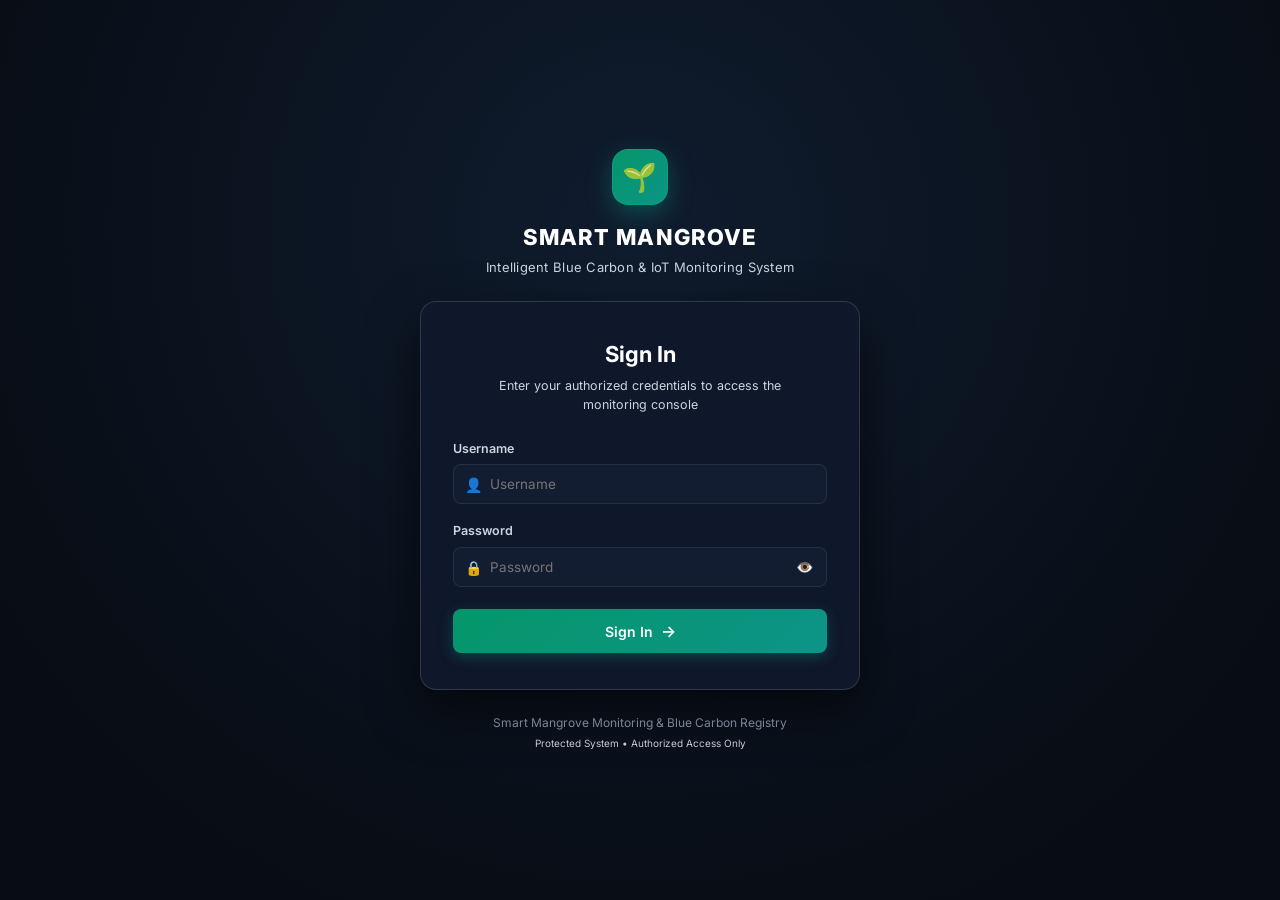
<file: Frontend/login.html>
<!DOCTYPE html>
<html lang="en">

<head>
  <meta charset="UTF-8">
  <meta name="viewport" content="width=device-width, initial-scale=1.0">
  <title>Smart Mangrove — Secure Sign In</title>
  <link rel="stylesheet" href="style.css">

  <script>
    // If user already has an active session, open the dashboard directly
    if (localStorage.getItem("mangrove_session") === "true") {
      window.location.replace("index.html");
    }
  </script>
</head>

<body class="login-body">

  <div class="login-wrapper">

    <!-- Brand Header -->
    <div class="login-brand-section">
      <div class="login-logo-circle">
        <span class="login-logo-icon">🌱</span>
      </div>
      <h1 class="login-brand-heading">SMART MANGROVE</h1>
      <p class="login-brand-subheading">Intelligent Blue Carbon &amp; IoT Monitoring System</p>
    </div>

    <!-- Login Card -->
    <div class="login-card">

      <div class="login-card-header">
        <h2>Sign In</h2>
        <p>Enter your authorized credentials to access the monitoring console</p>
      </div>

      <!-- Login Form -->
      <form id="loginForm" class="login-form" novalidate autocomplete="off">

        <!-- Username -->
        <div class="form-group">
          <label for="username">Username</label>
          <div class="input-container">
            <span class="input-icon">👤</span>
            <input
              type="text"
              id="username"
              name="username"
              placeholder="Username"
              autocomplete="off"
              required
            >
          </div>
        </div>

        <!-- Password -->
        <div class="form-group">
          <label for="password">Password</label>
          <div class="input-container">
            <span class="input-icon">🔒</span>
            <input
              type="password"
              id="password"
              name="password"
              placeholder="Password"
              autocomplete="current-password"
              required
            >
            <button
              type="button"
              id="togglePassword"
              class="password-toggle-btn"
              title="Toggle password visibility"
              aria-label="Toggle password visibility"
            >
              👁️
            </button>
          </div>
        </div>

        <!-- Error Message (Hidden by default) -->
        <div id="loginError" class="login-error-card" style="display: none;" role="alert">
          <span class="error-icon">⚠️</span>
          <span id="errorMessage">Invalid username or password</span>
        </div>

        <!-- Submit Button -->
        <button type="submit" id="loginBtn" class="login-submit-btn">
          <span>Sign In</span>
          <span class="btn-arrow">→</span>
        </button>

      </form>

    </div>

    <!-- Secure Footer -->
    <footer class="login-footer">
      <p>Smart Mangrove Monitoring &amp; Blue Carbon Registry</p>
      <small>Protected System • Authorized Access Only</small>
    </footer>

  </div>

  <!-- Login Logic -->
  <script>
    const loginForm = document.getElementById("loginForm");
    const usernameInput = document.getElementById("username");
    const passwordInput = document.getElementById("password");
    const errorBox = document.getElementById("loginError");
    const togglePasswordBtn = document.getElementById("togglePassword");

    // Hide error when user modifies inputs
    usernameInput.addEventListener("input", function () {
      errorBox.style.display = "none";
    });

    passwordInput.addEventListener("input", function () {
      errorBox.style.display = "none";
    });

    // Toggle Password Visibility
    togglePasswordBtn.addEventListener("click", function () {
      const isPassword = passwordInput.type === "password";
      passwordInput.type = isPassword ? "text" : "password";
      togglePasswordBtn.textContent = isPassword ? "🙈" : "👁️";
      togglePasswordBtn.title = isPassword ? "Hide password" : "Show password";
    });

    // Form Submission & Credentials Verification
    loginForm.addEventListener("submit", function (e) {
      e.preventDefault();

      const username = usernameInput.value.trim();
      const password = passwordInput.value;

      // Case-sensitive credential verification: Blue Guard / BG6511
      if (username === "Blue Guard" && password === "BG6511") {
        errorBox.style.display = "none";
        localStorage.setItem("mangrove_session", "true");
        localStorage.setItem("mangrove_user", "Blue Guard");
        window.location.replace("index.html");
      } else {
        errorBox.style.display = "flex";
        passwordInput.value = "";
        passwordInput.focus();
      }
    });
  </script>

</body>

</html>
</file>
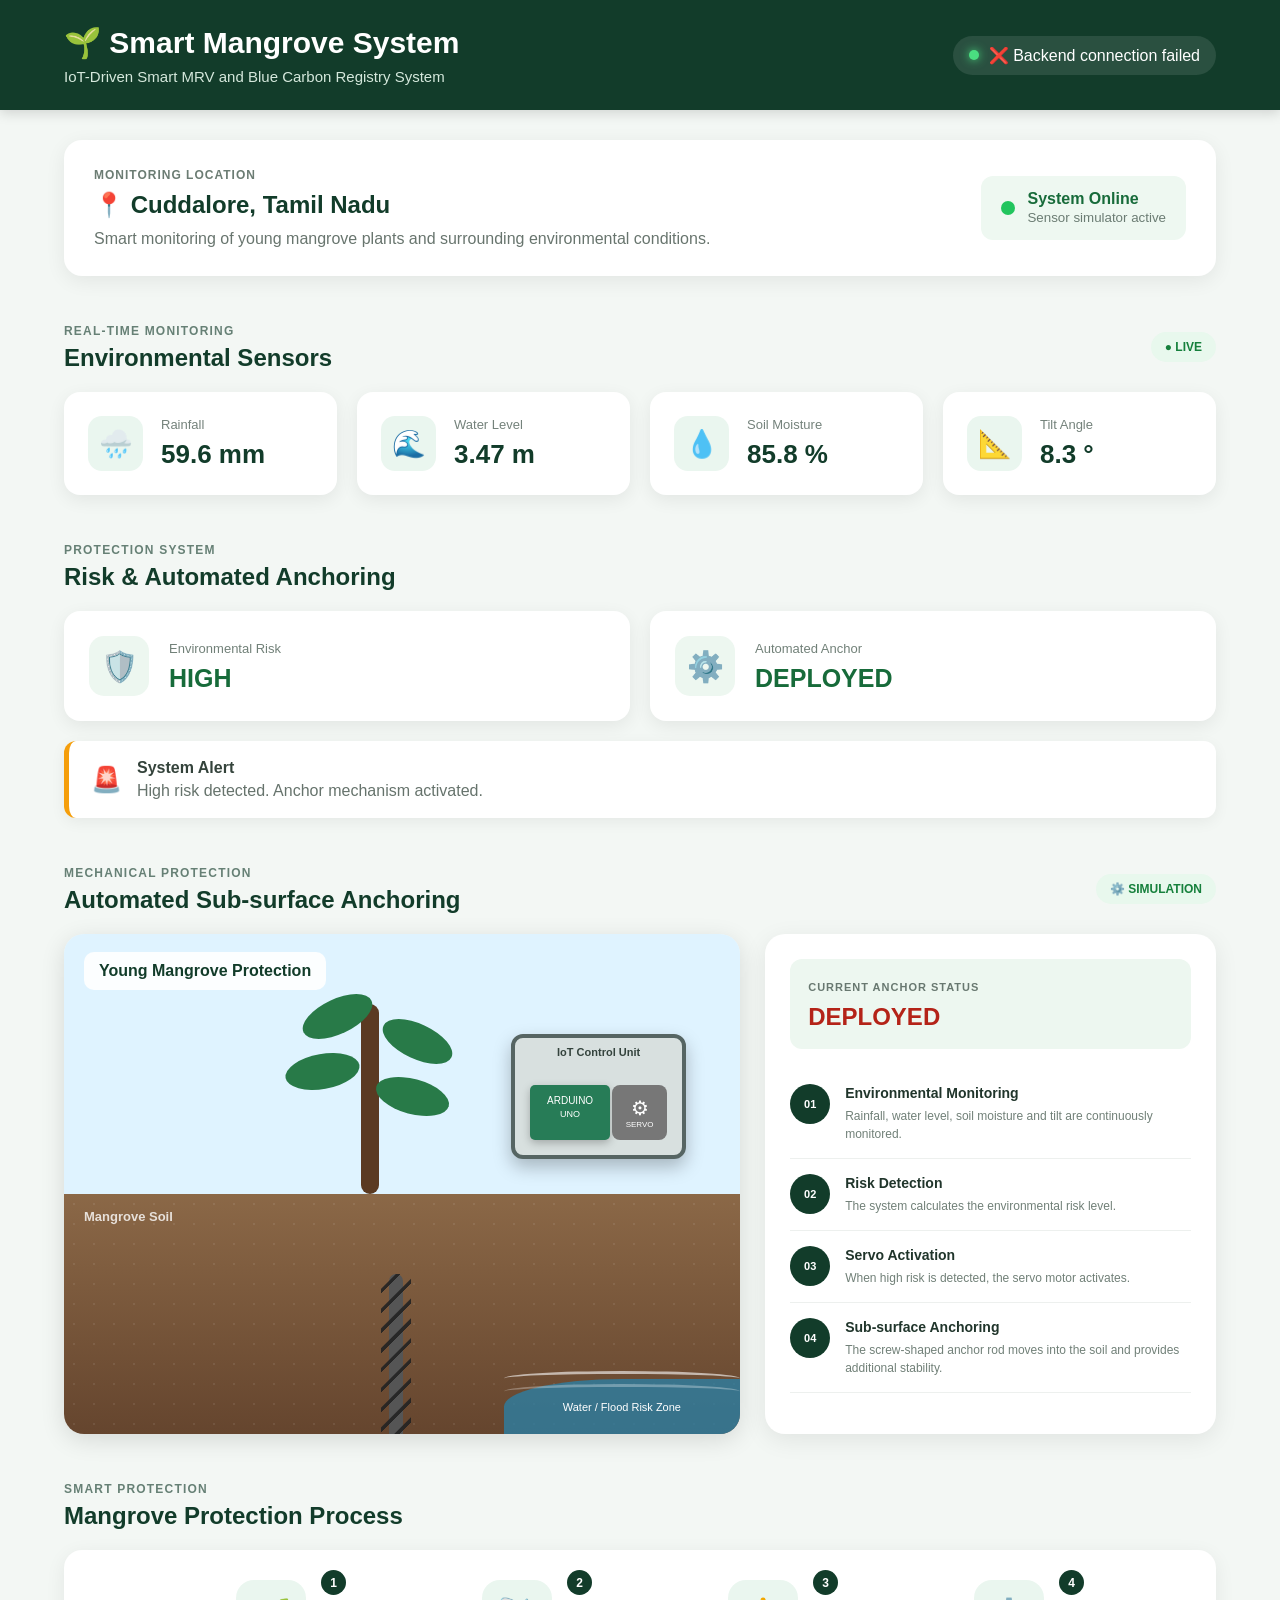
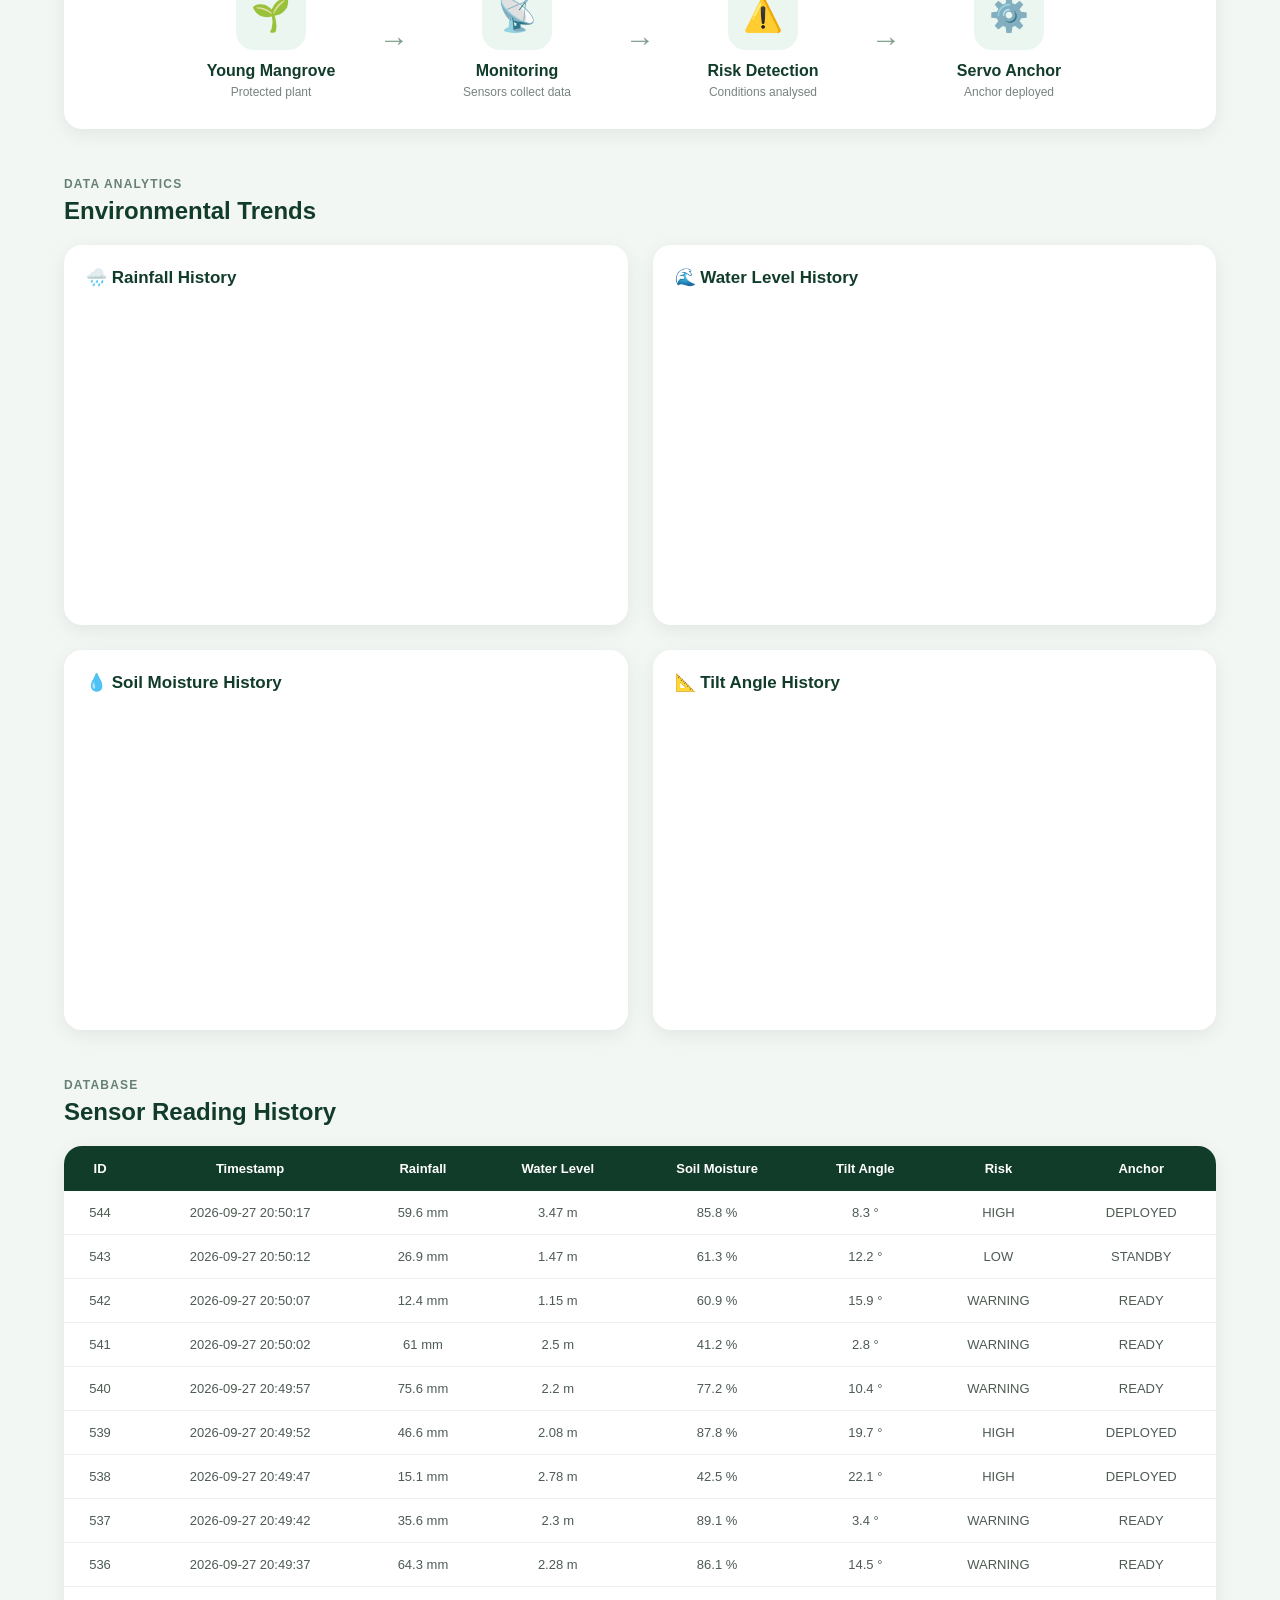
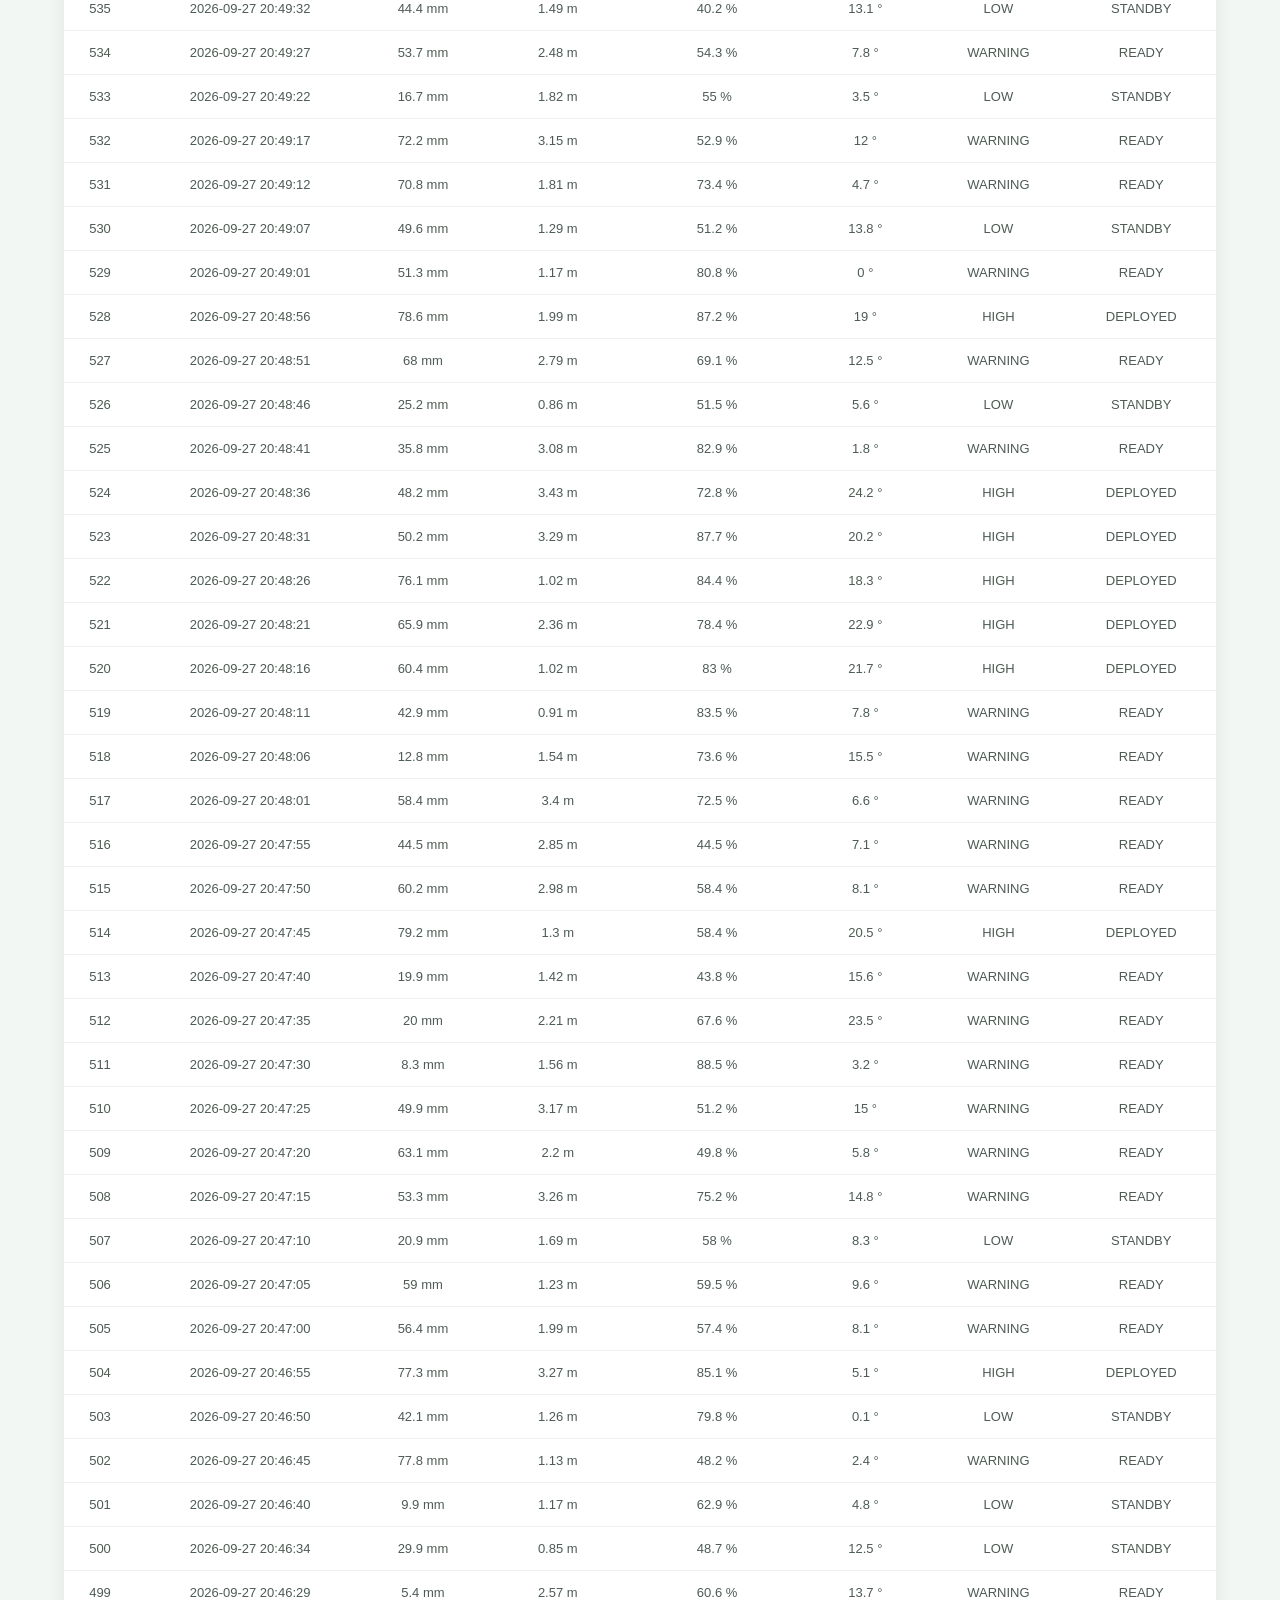
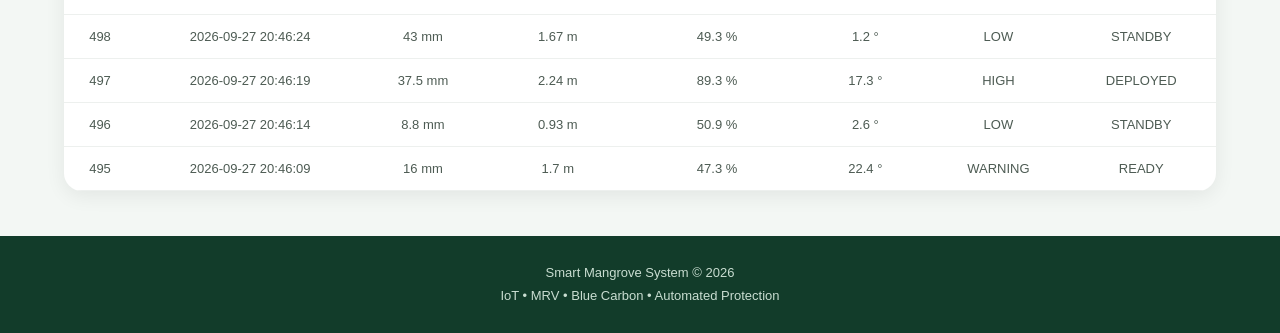
<file: Frontend/Smart Mangrove System.htm>
<!DOCTYPE html>
<html lang="en"><head>
<meta http-equiv="content-type" content="text/html; charset=UTF-8">

  <meta charset="UTF-8">

  <meta name="viewport" content="width=device-width, initial-scale=1.0">

  <title>Smart Mangrove System</title>

  <link rel="stylesheet" href="Smart%20Mangrove%20System_files/style_ovHn.css">

  <!-- Chart.js -->
  <script src="Smart%20Mangrove%20System_files/chart_ovHn.js"></script>

</head>


<body>


  <!-- =====================================
     HEADER
====================================== -->

  <header class="main-header">

    <div class="header-content">

      <div>

        <h1>🌱 Smart Mangrove System</h1>

        <p>
          IoT-Driven Smart MRV and Blue Carbon
          Registry System
        </p>

      </div>


      <div class="online-status">

        <span class="status-dot"></span>

        <span id="connectionStatus">✅ Backend and sensor simulator connected</span>

      </div>

    </div>

  </header>



  <!-- =====================================
     MAIN
====================================== -->

  <main>


    <!-- =====================================
     LOCATION
====================================== -->

    <section>

      <div class="overview-card">

        <div>

          <span class="small-title">
            MONITORING LOCATION
          </span>

          <h2>
            📍 Cuddalore, Tamil Nadu
          </h2>

          <p>
            Smart monitoring of young mangrove
            plants and surrounding environmental
            conditions.
          </p>

        </div>


        <div class="system-online">

          <span class="large-status-dot"></span>

          <div>

            <strong>
              System Online
            </strong>

            <small>
              Sensor simulator active
            </small>

          </div>

        </div>

      </div>

    </section>



    <!-- =====================================
     LIVE SENSOR MONITORING
====================================== -->

    <section>

      <div class="section-title">

        <div>

          <span>
            REAL-TIME MONITORING
          </span>

          <h2>
            Environmental Sensors
          </h2>

        </div>


        <span class="live-badge">
          ● LIVE
        </span>

      </div>


      <div class="sensor-grid">


        <div class="sensor-card">

          <div class="sensor-icon">
            🌧️
          </div>

          <div>

            <span>
              Rainfall
            </span>

            <h3 id="rainfall">59.6 mm</h3>

          </div>

        </div>



        <div class="sensor-card">

          <div class="sensor-icon">
            🌊
          </div>

          <div>

            <span>
              Water Level
            </span>

            <h3 id="waterLevel">3.47 m</h3>

          </div>

        </div>



        <div class="sensor-card">

          <div class="sensor-icon">
            💧
          </div>

          <div>

            <span>
              Soil Moisture
            </span>

            <h3 id="soilMoisture">85.8 %</h3>

          </div>

        </div>



        <div class="sensor-card">

          <div class="sensor-icon">
            📐
          </div>

          <div>

            <span>
              Tilt Angle
            </span>

            <h3 id="tiltAngle">8.3 °</h3>

          </div>

        </div>

      </div>

    </section>



    <!-- =====================================
     RISK & PROTECTION
====================================== -->

    <section>

      <div class="section-title">

        <div>

          <span>
            PROTECTION SYSTEM
          </span>

          <h2>
            Risk &amp; Automated Anchoring
          </h2>

        </div>

      </div>


      <div class="protection-grid">


        <div class="protection-card">

          <div class="protection-icon">
            🛡️
          </div>

          <div>

            <span>
              Environmental Risk
            </span>

            <h2 id="riskLevel">HIGH</h2>

          </div>

        </div>



        <div class="protection-card">

          <div class="protection-icon">
            ⚙️
          </div>

          <div>

            <span>
              Automated Anchor
            </span>

            <h2 id="anchorStatus">DEPLOYED</h2>

          </div>

        </div>

      </div>


      <div class="alert-panel">

        <span class="alert-icon">
          🚨
        </span>

        <div>

          <strong>
            System Alert
          </strong>

          <p id="alertMessage">High risk detected. Anchor mechanism activated.</p>

        </div>

      </div>

    </section>



    <!-- =====================================
     ANCHOR SIMULATION
====================================== -->

    <section>

      <div class="section-title">

        <div>

          <span>
            MECHANICAL PROTECTION
          </span>

          <h2>
            Automated Sub-surface Anchoring
          </h2>

        </div>


        <span class="live-badge">
          ⚙️ SIMULATION
        </span>

      </div>



      <div class="anchor-system">


        <!-- =================================
             VISUAL SCENE
        ================================== -->

        <div class="anchor-visual">

          <div class="scene-title">
            Young Mangrove Protection
          </div>


          <!-- AIR -->

          <div class="air-area">


            <!-- MANGROVE -->

            <div class="mangrove">

              <div class="plant-stem"></div>

              <div class="leaf leaf-1"></div>

              <div class="leaf leaf-2"></div>

              <div class="leaf leaf-3"></div>

              <div class="leaf leaf-4"></div>

            </div>



            <!-- CONTROL ENCLOSURE -->

            <div class="enclosure">

              <div class="enclosure-label">
                IoT Control Unit
              </div>


              <div class="arduino-board">

                <span>
                  ARDUINO
                </span>

                <small>
                  UNO
                </small>

              </div>


              <div class="servo">

                <span>
                  ⚙
                </span>

                <small>
                  SERVO
                </small>

              </div>

            </div>

          </div>



          <!-- SOIL -->

          <div class="soil-area">

            <div class="soil-label">
              Mangrove Soil
            </div>


            <div id="anchorRod" class="anchor-rod deployed">

              <div class="anchor-thread"></div>

            </div>


            <div class="anchor-tip"></div>

          </div>



          <!-- WATER -->

          <div class="water-area">

            <div class="water-wave wave-1"></div>

            <div class="water-wave wave-2"></div>

            <span>
              Water / Flood Risk Zone
            </span>

          </div>

        </div>



        <!-- =================================
             INFORMATION
        ================================== -->

        <div class="anchor-info">


          <div class="anchor-status-box">

            <span>
              CURRENT ANCHOR STATUS
            </span>

            <h2 id="anchorSimulationStatus" style="color: rgb(180, 35, 24);">DEPLOYED</h2>

          </div>



          <div class="mechanism-step">

            <div class="mechanism-number">
              01
            </div>

            <div>

              <strong>
                Environmental Monitoring
              </strong>

              <p>
                Rainfall, water level,
                soil moisture and tilt
                are continuously monitored.
              </p>

            </div>

          </div>



          <div class="mechanism-step">

            <div class="mechanism-number">
              02
            </div>

            <div>

              <strong>
                Risk Detection
              </strong>

              <p>
                The system calculates the
                environmental risk level.
              </p>

            </div>

          </div>



          <div class="mechanism-step">

            <div class="mechanism-number">
              03
            </div>

            <div>

              <strong>
                Servo Activation
              </strong>

              <p>
                When high risk is detected,
                the servo motor activates.
              </p>

            </div>

          </div>



          <div class="mechanism-step">

            <div class="mechanism-number">
              04
            </div>

            <div>

              <strong>
                Sub-surface Anchoring
              </strong>

              <p>
                The screw-shaped anchor rod
                moves into the soil and
                provides additional stability.
              </p>

            </div>

          </div>


        </div>

      </div>

    </section>



    <!-- =====================================
     PROTECTION PROCESS
====================================== -->

    <section>

      <div class="section-title">

        <div>

          <span>
            SMART PROTECTION
          </span>

          <h2>
            Mangrove Protection Process
          </h2>

        </div>

      </div>


      <div class="process-container">


        <div class="process-step">

          <div class="process-number">
            1
          </div>

          <div class="process-icon">
            🌱
          </div>

          <h3>
            Young Mangrove
          </h3>

          <p>
            Protected plant
          </p>

        </div>


        <div class="process-arrow">
          →
        </div>


        <div class="process-step">

          <div class="process-number">
            2
          </div>

          <div class="process-icon">
            📡
          </div>

          <h3>
            Monitoring
          </h3>

          <p>
            Sensors collect data
          </p>

        </div>


        <div class="process-arrow">
          →
        </div>


        <div class="process-step">

          <div class="process-number">
            3
          </div>

          <div class="process-icon">
            ⚠️
          </div>

          <h3>
            Risk Detection
          </h3>

          <p>
            Conditions analysed
          </p>

        </div>


        <div class="process-arrow">
          →
        </div>


        <div class="process-step">

          <div class="process-number">
            4
          </div>

          <div class="process-icon">
            ⚙️
          </div>

          <h3>
            Servo Anchor
          </h3>

          <p>
            Anchor deployed
          </p>

        </div>

      </div>

    </section>



    <!-- =====================================
     ENVIRONMENTAL CHARTS
====================================== -->

    <section>

      <div class="section-title">

        <div>

          <span>
            DATA ANALYTICS
          </span>

          <h2>
            Environmental Trends
          </h2>

        </div>

      </div>


      <div class="chart-grid">


        <div class="chart-card">

          <h3>
            🌧️ Rainfall History
          </h3>

          <div class="chart-container">

            <canvas id="rainfallChart" style="box-sizing: border-box; display: block; height: 300px; width: 558.2px;" width="558" height="300"></canvas>

          </div>

        </div>



        <div class="chart-card">

          <h3>
            🌊 Water Level History
          </h3>

          <div class="chart-container">

            <canvas id="waterChart" style="box-sizing: border-box; display: block; height: 300px; width: 558.2px;" width="558" height="300"></canvas>

          </div>

        </div>



        <div class="chart-card">

          <h3>
            💧 Soil Moisture History
          </h3>

          <div class="chart-container">

            <canvas id="soilChart" style="box-sizing: border-box; display: block; height: 300px; width: 558.2px;" width="558" height="300"></canvas>

          </div>

        </div>



        <div class="chart-card">

          <h3>
            📐 Tilt Angle History
          </h3>

          <div class="chart-container">

            <canvas id="tiltChart" style="box-sizing: border-box; display: block; height: 300px; width: 558.2px;" width="558" height="300"></canvas>

          </div>

        </div>

      </div>

    </section>



    <!-- =====================================
     SENSOR HISTORY
====================================== -->

    <section>

      <div class="section-title">

        <div>

          <span>
            DATABASE
          </span>

          <h2>
            Sensor Reading History
          </h2>

        </div>

      </div>


      <div class="table-container">

        <table>

          <thead>

            <tr>

              <th>ID</th>

              <th>Timestamp</th>

              <th>Rainfall</th>

              <th>Water Level</th>

              <th>Soil Moisture</th>

              <th>Tilt Angle</th>

              <th>Risk</th>

              <th>Anchor</th>

            </tr>

          </thead>


          <tbody id="historyTable"><tr>

                <td>
                    544
                </td>

                <td>
                    2026-09-27 20:50:17
                </td>

                <td>
                    59.6 mm
                </td>

                <td>
                    3.47 m
                </td>

                <td>
                    85.8 %
                </td>

                <td>
                    8.3 °
                </td>

                <td>
                    HIGH
                </td>

                <td>
                    DEPLOYED
                </td>

            </tr><tr>

                <td>
                    543
                </td>

                <td>
                    2026-09-27 20:50:12
                </td>

                <td>
                    26.9 mm
                </td>

                <td>
                    1.47 m
                </td>

                <td>
                    61.3 %
                </td>

                <td>
                    12.2 °
                </td>

                <td>
                    LOW
                </td>

                <td>
                    STANDBY
                </td>

            </tr><tr>

                <td>
                    542
                </td>

                <td>
                    2026-09-27 20:50:07
                </td>

                <td>
                    12.4 mm
                </td>

                <td>
                    1.15 m
                </td>

                <td>
                    60.9 %
                </td>

                <td>
                    15.9 °
                </td>

                <td>
                    WARNING
                </td>

                <td>
                    READY
                </td>

            </tr><tr>

                <td>
                    541
                </td>

                <td>
                    2026-09-27 20:50:02
                </td>

                <td>
                    61 mm
                </td>

                <td>
                    2.5 m
                </td>

                <td>
                    41.2 %
                </td>

                <td>
                    2.8 °
                </td>

                <td>
                    WARNING
                </td>

                <td>
                    READY
                </td>

            </tr><tr>

                <td>
                    540
                </td>

                <td>
                    2026-09-27 20:49:57
                </td>

                <td>
                    75.6 mm
                </td>

                <td>
                    2.2 m
                </td>

                <td>
                    77.2 %
                </td>

                <td>
                    10.4 °
                </td>

                <td>
                    WARNING
                </td>

                <td>
                    READY
                </td>

            </tr><tr>

                <td>
                    539
                </td>

                <td>
                    2026-09-27 20:49:52
                </td>

                <td>
                    46.6 mm
                </td>

                <td>
                    2.08 m
                </td>

                <td>
                    87.8 %
                </td>

                <td>
                    19.7 °
                </td>

                <td>
                    HIGH
                </td>

                <td>
                    DEPLOYED
                </td>

            </tr><tr>

                <td>
                    538
                </td>

                <td>
                    2026-09-27 20:49:47
                </td>

                <td>
                    15.1 mm
                </td>

                <td>
                    2.78 m
                </td>

                <td>
                    42.5 %
                </td>

                <td>
                    22.1 °
                </td>

                <td>
                    HIGH
                </td>

                <td>
                    DEPLOYED
                </td>

            </tr><tr>

                <td>
                    537
                </td>

                <td>
                    2026-09-27 20:49:42
                </td>

                <td>
                    35.6 mm
                </td>

                <td>
                    2.3 m
                </td>

                <td>
                    89.1 %
                </td>

                <td>
                    3.4 °
                </td>

                <td>
                    WARNING
                </td>

                <td>
                    READY
                </td>

            </tr><tr>

                <td>
                    536
                </td>

                <td>
                    2026-09-27 20:49:37
                </td>

                <td>
                    64.3 mm
                </td>

                <td>
                    2.28 m
                </td>

                <td>
                    86.1 %
                </td>

                <td>
                    14.5 °
                </td>

                <td>
                    WARNING
                </td>

                <td>
                    READY
                </td>

            </tr><tr>

                <td>
                    535
                </td>

                <td>
                    2026-09-27 20:49:32
                </td>

                <td>
                    44.4 mm
                </td>

                <td>
                    1.49 m
                </td>

                <td>
                    40.2 %
                </td>

                <td>
                    13.1 °
                </td>

                <td>
                    LOW
                </td>

                <td>
                    STANDBY
                </td>

            </tr><tr>

                <td>
                    534
                </td>

                <td>
                    2026-09-27 20:49:27
                </td>

                <td>
                    53.7 mm
                </td>

                <td>
                    2.48 m
                </td>

                <td>
                    54.3 %
                </td>

                <td>
                    7.8 °
                </td>

                <td>
                    WARNING
                </td>

                <td>
                    READY
                </td>

            </tr><tr>

                <td>
                    533
                </td>

                <td>
                    2026-09-27 20:49:22
                </td>

                <td>
                    16.7 mm
                </td>

                <td>
                    1.82 m
                </td>

                <td>
                    55 %
                </td>

                <td>
                    3.5 °
                </td>

                <td>
                    LOW
                </td>

                <td>
                    STANDBY
                </td>

            </tr><tr>

                <td>
                    532
                </td>

                <td>
                    2026-09-27 20:49:17
                </td>

                <td>
                    72.2 mm
                </td>

                <td>
                    3.15 m
                </td>

                <td>
                    52.9 %
                </td>

                <td>
                    12 °
                </td>

                <td>
                    WARNING
                </td>

                <td>
                    READY
                </td>

            </tr><tr>

                <td>
                    531
                </td>

                <td>
                    2026-09-27 20:49:12
                </td>

                <td>
                    70.8 mm
                </td>

                <td>
                    1.81 m
                </td>

                <td>
                    73.4 %
                </td>

                <td>
                    4.7 °
                </td>

                <td>
                    WARNING
                </td>

                <td>
                    READY
                </td>

            </tr><tr>

                <td>
                    530
                </td>

                <td>
                    2026-09-27 20:49:07
                </td>

                <td>
                    49.6 mm
                </td>

                <td>
                    1.29 m
                </td>

                <td>
                    51.2 %
                </td>

                <td>
                    13.8 °
                </td>

                <td>
                    LOW
                </td>

                <td>
                    STANDBY
                </td>

            </tr><tr>

                <td>
                    529
                </td>

                <td>
                    2026-09-27 20:49:01
                </td>

                <td>
                    51.3 mm
                </td>

                <td>
                    1.17 m
                </td>

                <td>
                    80.8 %
                </td>

                <td>
                    0 °
                </td>

                <td>
                    WARNING
                </td>

                <td>
                    READY
                </td>

            </tr><tr>

                <td>
                    528
                </td>

                <td>
                    2026-09-27 20:48:56
                </td>

                <td>
                    78.6 mm
                </td>

                <td>
                    1.99 m
                </td>

                <td>
                    87.2 %
                </td>

                <td>
                    19 °
                </td>

                <td>
                    HIGH
                </td>

                <td>
                    DEPLOYED
                </td>

            </tr><tr>

                <td>
                    527
                </td>

                <td>
                    2026-09-27 20:48:51
                </td>

                <td>
                    68 mm
                </td>

                <td>
                    2.79 m
                </td>

                <td>
                    69.1 %
                </td>

                <td>
                    12.5 °
                </td>

                <td>
                    WARNING
                </td>

                <td>
                    READY
                </td>

            </tr><tr>

                <td>
                    526
                </td>

                <td>
                    2026-09-27 20:48:46
                </td>

                <td>
                    25.2 mm
                </td>

                <td>
                    0.86 m
                </td>

                <td>
                    51.5 %
                </td>

                <td>
                    5.6 °
                </td>

                <td>
                    LOW
                </td>

                <td>
                    STANDBY
                </td>

            </tr><tr>

                <td>
                    525
                </td>

                <td>
                    2026-09-27 20:48:41
                </td>

                <td>
                    35.8 mm
                </td>

                <td>
                    3.08 m
                </td>

                <td>
                    82.9 %
                </td>

                <td>
                    1.8 °
                </td>

                <td>
                    WARNING
                </td>

                <td>
                    READY
                </td>

            </tr><tr>

                <td>
                    524
                </td>

                <td>
                    2026-09-27 20:48:36
                </td>

                <td>
                    48.2 mm
                </td>

                <td>
                    3.43 m
                </td>

                <td>
                    72.8 %
                </td>

                <td>
                    24.2 °
                </td>

                <td>
                    HIGH
                </td>

                <td>
                    DEPLOYED
                </td>

            </tr><tr>

                <td>
                    523
                </td>

                <td>
                    2026-09-27 20:48:31
                </td>

                <td>
                    50.2 mm
                </td>

                <td>
                    3.29 m
                </td>

                <td>
                    87.7 %
                </td>

                <td>
                    20.2 °
                </td>

                <td>
                    HIGH
                </td>

                <td>
                    DEPLOYED
                </td>

            </tr><tr>

                <td>
                    522
                </td>

                <td>
                    2026-09-27 20:48:26
                </td>

                <td>
                    76.1 mm
                </td>

                <td>
                    1.02 m
                </td>

                <td>
                    84.4 %
                </td>

                <td>
                    18.3 °
                </td>

                <td>
                    HIGH
                </td>

                <td>
                    DEPLOYED
                </td>

            </tr><tr>

                <td>
                    521
                </td>

                <td>
                    2026-09-27 20:48:21
                </td>

                <td>
                    65.9 mm
                </td>

                <td>
                    2.36 m
                </td>

                <td>
                    78.4 %
                </td>

                <td>
                    22.9 °
                </td>

                <td>
                    HIGH
                </td>

                <td>
                    DEPLOYED
                </td>

            </tr><tr>

                <td>
                    520
                </td>

                <td>
                    2026-09-27 20:48:16
                </td>

                <td>
                    60.4 mm
                </td>

                <td>
                    1.02 m
                </td>

                <td>
                    83 %
                </td>

                <td>
                    21.7 °
                </td>

                <td>
                    HIGH
                </td>

                <td>
                    DEPLOYED
                </td>

            </tr><tr>

                <td>
                    519
                </td>

                <td>
                    2026-09-27 20:48:11
                </td>

                <td>
                    42.9 mm
                </td>

                <td>
                    0.91 m
                </td>

                <td>
                    83.5 %
                </td>

                <td>
                    7.8 °
                </td>

                <td>
                    WARNING
                </td>

                <td>
                    READY
                </td>

            </tr><tr>

                <td>
                    518
                </td>

                <td>
                    2026-09-27 20:48:06
                </td>

                <td>
                    12.8 mm
                </td>

                <td>
                    1.54 m
                </td>

                <td>
                    73.6 %
                </td>

                <td>
                    15.5 °
                </td>

                <td>
                    WARNING
                </td>

                <td>
                    READY
                </td>

            </tr><tr>

                <td>
                    517
                </td>

                <td>
                    2026-09-27 20:48:01
                </td>

                <td>
                    58.4 mm
                </td>

                <td>
                    3.4 m
                </td>

                <td>
                    72.5 %
                </td>

                <td>
                    6.6 °
                </td>

                <td>
                    WARNING
                </td>

                <td>
                    READY
                </td>

            </tr><tr>

                <td>
                    516
                </td>

                <td>
                    2026-09-27 20:47:55
                </td>

                <td>
                    44.5 mm
                </td>

                <td>
                    2.85 m
                </td>

                <td>
                    44.5 %
                </td>

                <td>
                    7.1 °
                </td>

                <td>
                    WARNING
                </td>

                <td>
                    READY
                </td>

            </tr><tr>

                <td>
                    515
                </td>

                <td>
                    2026-09-27 20:47:50
                </td>

                <td>
                    60.2 mm
                </td>

                <td>
                    2.98 m
                </td>

                <td>
                    58.4 %
                </td>

                <td>
                    8.1 °
                </td>

                <td>
                    WARNING
                </td>

                <td>
                    READY
                </td>

            </tr><tr>

                <td>
                    514
                </td>

                <td>
                    2026-09-27 20:47:45
                </td>

                <td>
                    79.2 mm
                </td>

                <td>
                    1.3 m
                </td>

                <td>
                    58.4 %
                </td>

                <td>
                    20.5 °
                </td>

                <td>
                    HIGH
                </td>

                <td>
                    DEPLOYED
                </td>

            </tr><tr>

                <td>
                    513
                </td>

                <td>
                    2026-09-27 20:47:40
                </td>

                <td>
                    19.9 mm
                </td>

                <td>
                    1.42 m
                </td>

                <td>
                    43.8 %
                </td>

                <td>
                    15.6 °
                </td>

                <td>
                    WARNING
                </td>

                <td>
                    READY
                </td>

            </tr><tr>

                <td>
                    512
                </td>

                <td>
                    2026-09-27 20:47:35
                </td>

                <td>
                    20 mm
                </td>

                <td>
                    2.21 m
                </td>

                <td>
                    67.6 %
                </td>

                <td>
                    23.5 °
                </td>

                <td>
                    WARNING
                </td>

                <td>
                    READY
                </td>

            </tr><tr>

                <td>
                    511
                </td>

                <td>
                    2026-09-27 20:47:30
                </td>

                <td>
                    8.3 mm
                </td>

                <td>
                    1.56 m
                </td>

                <td>
                    88.5 %
                </td>

                <td>
                    3.2 °
                </td>

                <td>
                    WARNING
                </td>

                <td>
                    READY
                </td>

            </tr><tr>

                <td>
                    510
                </td>

                <td>
                    2026-09-27 20:47:25
                </td>

                <td>
                    49.9 mm
                </td>

                <td>
                    3.17 m
                </td>

                <td>
                    51.2 %
                </td>

                <td>
                    15 °
                </td>

                <td>
                    WARNING
                </td>

                <td>
                    READY
                </td>

            </tr><tr>

                <td>
                    509
                </td>

                <td>
                    2026-09-27 20:47:20
                </td>

                <td>
                    63.1 mm
                </td>

                <td>
                    2.2 m
                </td>

                <td>
                    49.8 %
                </td>

                <td>
                    5.8 °
                </td>

                <td>
                    WARNING
                </td>

                <td>
                    READY
                </td>

            </tr><tr>

                <td>
                    508
                </td>

                <td>
                    2026-09-27 20:47:15
                </td>

                <td>
                    53.3 mm
                </td>

                <td>
                    3.26 m
                </td>

                <td>
                    75.2 %
                </td>

                <td>
                    14.8 °
                </td>

                <td>
                    WARNING
                </td>

                <td>
                    READY
                </td>

            </tr><tr>

                <td>
                    507
                </td>

                <td>
                    2026-09-27 20:47:10
                </td>

                <td>
                    20.9 mm
                </td>

                <td>
                    1.69 m
                </td>

                <td>
                    58 %
                </td>

                <td>
                    8.3 °
                </td>

                <td>
                    LOW
                </td>

                <td>
                    STANDBY
                </td>

            </tr><tr>

                <td>
                    506
                </td>

                <td>
                    2026-09-27 20:47:05
                </td>

                <td>
                    59 mm
                </td>

                <td>
                    1.23 m
                </td>

                <td>
                    59.5 %
                </td>

                <td>
                    9.6 °
                </td>

                <td>
                    WARNING
                </td>

                <td>
                    READY
                </td>

            </tr><tr>

                <td>
                    505
                </td>

                <td>
                    2026-09-27 20:47:00
                </td>

                <td>
                    56.4 mm
                </td>

                <td>
                    1.99 m
                </td>

                <td>
                    57.4 %
                </td>

                <td>
                    8.1 °
                </td>

                <td>
                    WARNING
                </td>

                <td>
                    READY
                </td>

            </tr><tr>

                <td>
                    504
                </td>

                <td>
                    2026-09-27 20:46:55
                </td>

                <td>
                    77.3 mm
                </td>

                <td>
                    3.27 m
                </td>

                <td>
                    85.1 %
                </td>

                <td>
                    5.1 °
                </td>

                <td>
                    HIGH
                </td>

                <td>
                    DEPLOYED
                </td>

            </tr><tr>

                <td>
                    503
                </td>

                <td>
                    2026-09-27 20:46:50
                </td>

                <td>
                    42.1 mm
                </td>

                <td>
                    1.26 m
                </td>

                <td>
                    79.8 %
                </td>

                <td>
                    0.1 °
                </td>

                <td>
                    LOW
                </td>

                <td>
                    STANDBY
                </td>

            </tr><tr>

                <td>
                    502
                </td>

                <td>
                    2026-09-27 20:46:45
                </td>

                <td>
                    77.8 mm
                </td>

                <td>
                    1.13 m
                </td>

                <td>
                    48.2 %
                </td>

                <td>
                    2.4 °
                </td>

                <td>
                    WARNING
                </td>

                <td>
                    READY
                </td>

            </tr><tr>

                <td>
                    501
                </td>

                <td>
                    2026-09-27 20:46:40
                </td>

                <td>
                    9.9 mm
                </td>

                <td>
                    1.17 m
                </td>

                <td>
                    62.9 %
                </td>

                <td>
                    4.8 °
                </td>

                <td>
                    LOW
                </td>

                <td>
                    STANDBY
                </td>

            </tr><tr>

                <td>
                    500
                </td>

                <td>
                    2026-09-27 20:46:34
                </td>

                <td>
                    29.9 mm
                </td>

                <td>
                    0.85 m
                </td>

                <td>
                    48.7 %
                </td>

                <td>
                    12.5 °
                </td>

                <td>
                    LOW
                </td>

                <td>
                    STANDBY
                </td>

            </tr><tr>

                <td>
                    499
                </td>

                <td>
                    2026-09-27 20:46:29
                </td>

                <td>
                    5.4 mm
                </td>

                <td>
                    2.57 m
                </td>

                <td>
                    60.6 %
                </td>

                <td>
                    13.7 °
                </td>

                <td>
                    WARNING
                </td>

                <td>
                    READY
                </td>

            </tr><tr>

                <td>
                    498
                </td>

                <td>
                    2026-09-27 20:46:24
                </td>

                <td>
                    43 mm
                </td>

                <td>
                    1.67 m
                </td>

                <td>
                    49.3 %
                </td>

                <td>
                    1.2 °
                </td>

                <td>
                    LOW
                </td>

                <td>
                    STANDBY
                </td>

            </tr><tr>

                <td>
                    497
                </td>

                <td>
                    2026-09-27 20:46:19
                </td>

                <td>
                    37.5 mm
                </td>

                <td>
                    2.24 m
                </td>

                <td>
                    89.3 %
                </td>

                <td>
                    17.3 °
                </td>

                <td>
                    HIGH
                </td>

                <td>
                    DEPLOYED
                </td>

            </tr><tr>

                <td>
                    496
                </td>

                <td>
                    2026-09-27 20:46:14
                </td>

                <td>
                    8.8 mm
                </td>

                <td>
                    0.93 m
                </td>

                <td>
                    50.9 %
                </td>

                <td>
                    2.6 °
                </td>

                <td>
                    LOW
                </td>

                <td>
                    STANDBY
                </td>

            </tr><tr>

                <td>
                    495
                </td>

                <td>
                    2026-09-27 20:46:09
                </td>

                <td>
                    16 mm
                </td>

                <td>
                    1.7 m
                </td>

                <td>
                    47.3 %
                </td>

                <td>
                    22.4 °
                </td>

                <td>
                    WARNING
                </td>

                <td>
                    READY
                </td>

            </tr></tbody>

        </table>

      </div>

    </section>


  </main>



  <!-- =====================================
     FOOTER
====================================== -->

  <footer>

    <p>
      Smart Mangrove System © 2026
    </p>

    <p>
      IoT • MRV • Blue Carbon • Automated Protection
    </p>

  </footer>



  <!-- JavaScript -->
  <script src="Smart%20Mangrove%20System_files/script_ovHn.js"></script>



</body></html>
</file>
<file: Frontend/style.css>
/* ====================================================
   SMART MANGROVE SYSTEM — ENTERPRISE NATURE & TECH STYLING
   High-Precision Environmental IoT & Blue Carbon MRV Platform
   Visual Language: Deep Navy, Dark Forest Glass, Emerald & Ocean Teal
   ==================================================== */

@import url('https://fonts.googleapis.com/css2?family=Inter:wght@300;400;500;600;700;800&family=JetBrains+Mono:wght@400;500;600;700&display=swap');

:root {
  /* Core Dark Navy & Forest Palette */
  --bg-app: #080c14;
  --bg-sidebar: #060a12;
  --bg-header: #0b1120;
  --bg-surface: #0f172a;
  --bg-surface-elevated: #131d31;
  --bg-surface-translucent: rgba(15, 23, 42, 0.85);
  --bg-surface-hover: #17233b;
  --bg-surface-muted: #1e293b;

  /* Borders & Dividers */
  --border-subtle: rgba(255, 255, 255, 0.08);
  --border-medium: rgba(255, 255, 255, 0.14);
  --border-focus: rgba(16, 185, 129, 0.45);
  --border-accent: rgba(16, 185, 129, 0.3);

  /* Typography - High Contrast Dark Theme */
  --text-primary: #f8fafc;
  --text-secondary: #cbd5e1;  /* Enhanced crisp contrast for descriptions & body */
  --text-muted: #94a3b8;      /* Enhanced readability for labels, hints, and badges */
  --text-white: #ffffff;      /* Pure white for headings and key metrics */

  /* Nature & Climate Accents */
  --accent-emerald: #10b981;
  --accent-emerald-hover: #059669;
  --accent-emerald-subtle: rgba(16, 185, 129, 0.16);
  --accent-emerald-border: rgba(16, 185, 129, 0.35);

  --accent-teal: #0d9488;
  --accent-teal-subtle: rgba(13, 148, 136, 0.16);
  --accent-teal-border: rgba(13, 148, 136, 0.38);

  --accent-cyan: #06b6d4;
  --accent-cyan-subtle: rgba(6, 182, 212, 0.16);

  --accent-blue: #38bdf8;
  --accent-blue-subtle: rgba(56, 189, 248, 0.16);
  --accent-blue-border: rgba(56, 189, 248, 0.35);

  --accent-amber: #f59e0b;
  --accent-amber-subtle: rgba(245, 158, 11, 0.18);
  --accent-amber-border: rgba(245, 158, 11, 0.42);

  --accent-danger: #ef4444;
  --accent-danger-subtle: rgba(239, 68, 68, 0.18);
  --accent-danger-border: rgba(239, 68, 68, 0.42);

  --accent-purple: #a855f7;
  --accent-purple-subtle: rgba(168, 85, 247, 0.16);

  /* Typography & Layout Metrics */
  --font-sans: 'Inter', -apple-system, BlinkMacSystemFont, 'Segoe UI', Roboto, sans-serif;
  --font-mono: 'JetBrains Mono', 'Fira Code', monospace;

  /* Increased from 270px to 295px so "Simulator Reading" fits with zero truncation */
  --sidebar-width: 295px;
  --header-height: 72px;

  --shadow-card: 0 4px 20px -2px rgba(0, 0, 0, 0.45);
  --shadow-hover: 0 8px 26px -2px rgba(0, 0, 0, 0.55);
}

/* ====================================================
   BASE RESET & TYPOGRAPHY
   ==================================================== */
*, *::before, *::after {
  margin: 0;
  padding: 0;
  box-sizing: border-box;
}

html, body {
  min-height: 100%;
  font-family: var(--font-sans);
  background-color: var(--bg-app);
  color: var(--text-primary);
  font-size: 14px;
  line-height: 1.5;
  -webkit-font-smoothing: antialiased;
  -moz-osx-font-smoothing: grayscale;
}

/* Custom Scrollbars */
::-webkit-scrollbar {
  width: 6px;
  height: 6px;
}
::-webkit-scrollbar-track {
  background: var(--bg-sidebar);
}
::-webkit-scrollbar-thumb {
  background: rgba(255, 255, 255, 0.18);
  border-radius: 4px;
}
::-webkit-scrollbar-thumb:hover {
  background: rgba(255, 255, 255, 0.32);
}

/* ====================================================
   APP SHELL LAYOUT
   ==================================================== */
.app-layout {
  display: flex;
  min-height: 100vh;
  width: 100%;
  background-color: var(--bg-app);
}

/* ----------------------------------------------------
   LEFT SIDEBAR (NAVIGATION PANEL)
   ---------------------------------------------------- */
.app-sidebar {
  width: var(--sidebar-width);
  background-color: var(--bg-sidebar);
  color: var(--text-primary);
  position: fixed;
  top: 0;
  left: 0;
  bottom: 0;
  z-index: 1000;
  display: flex;
  flex-direction: column;
  border-right: 1px solid var(--border-subtle);
  transform: translateX(-100%);
  transition: transform 0.28s cubic-bezier(0.16, 1, 0.3, 1), box-shadow 0.28s ease;
  box-shadow: none;
}

.app-sidebar.open {
  transform: translateX(0);
  box-shadow: 12px 0 48px rgba(0, 0, 0, 0.75);
}

/* Sidebar Brand Header */
.sidebar-header {
  padding: 22px 24px;
  display: flex;
  align-items: center;
  justify-content: space-between;
  border-bottom: 1px solid var(--border-subtle);
  background: linear-gradient(180deg, rgba(16, 185, 129, 0.05) 0%, transparent 100%);
}

.sidebar-brand {
  display: flex;
  align-items: center;
  gap: 12px;
}

.brand-logo-wrap {
  width: 42px;
  height: 42px;
  border-radius: 12px;
  background: linear-gradient(135deg, #065f46 0%, #0d9488 100%);
  display: flex;
  align-items: center;
  justify-content: center;
  box-shadow: 0 4px 14px rgba(13, 148, 136, 0.35);
  border: 1px solid rgba(16, 185, 129, 0.3);
  flex-shrink: 0;
}

.brand-logo-icon {
  font-size: 22px;
}

.brand-info {
  display: flex;
  flex-direction: column;
}

.brand-title {
  font-size: 15.5px;
  font-weight: 700;
  letter-spacing: 0.03em;
  color: var(--text-white);
  line-height: 1.25;
}

.brand-subtitle {
  font-size: 11px;
  color: #38bdf8;
  letter-spacing: 0.02em;
  font-weight: 600;
  margin-top: 2px;
}

.sidebar-close-btn {
  display: flex;
  align-items: center;
  justify-content: center;
  background: transparent;
  border: none;
  color: var(--text-secondary);
  font-size: 18px;
  cursor: pointer;
  padding: 6px;
  border-radius: 6px;
  transition: all 0.15s ease;
}
.sidebar-close-btn:hover {
  background-color: var(--bg-surface);
  color: var(--text-white);
}

/* Sidebar Navigation Items */
.sidebar-nav {
  flex: 1;
  overflow-y: auto;
  padding: 16px 14px;
  display: flex;
  flex-direction: column;
}

.nav-section-label {
  font-size: 10px;
  font-weight: 700;
  letter-spacing: 0.08em;
  color: var(--text-muted);
  text-transform: uppercase;
  padding: 8px 12px 6px 12px;
  margin-bottom: 2px;
}

.sidebar-nav-list {
  list-style: none;
  display: flex;
  flex-direction: column;
  gap: 4px;
}

.nav-btn {
  width: 100%;
  display: flex;
  align-items: center;
  gap: 10px;
  padding: 10px 12px;
  background: transparent;
  border: 1px solid transparent;
  border-radius: 8px;
  color: var(--text-secondary);
  font-family: var(--font-sans);
  font-size: 13.5px;
  font-weight: 500;
  text-align: left;
  cursor: pointer;
  transition: all 0.16s ease-in-out;
}

.nav-btn:hover {
  background-color: rgba(255, 255, 255, 0.05);
  color: var(--text-white);
}

.nav-btn.active {
  background: linear-gradient(90deg, rgba(16, 185, 129, 0.16) 0%, rgba(13, 148, 136, 0.08) 100%);
  color: #34d399;
  font-weight: 600;
  border: 1px solid rgba(16, 185, 129, 0.3);
  box-shadow: inset 3px 0 0 #10b981;
}

.nav-icon {
  font-size: 16px;
  display: flex;
  align-items: center;
  justify-content: center;
  width: 22px;
  flex-shrink: 0;
}

.nav-text {
  flex: 1;
  white-space: nowrap;
  overflow: hidden;
  text-overflow: ellipsis;
  font-size: 13.5px;
}

.nav-pill {
  font-size: 9.5px;
  font-weight: 700;
  padding: 2px 7px;
  border-radius: 12px;
  text-transform: uppercase;
  letter-spacing: 0.04em;
  flex-shrink: 0;
}

.nav-pill-demo {
  background-color: var(--accent-amber-subtle);
  color: #fbbf24;
  border: 1px solid var(--accent-amber-border);
}

.nav-divider {
  height: 1px;
  background-color: var(--border-subtle);
  margin: 10px 8px;
}

.nav-btn-logout {
  color: #f87171;
}
.nav-btn-logout:hover {
  background-color: var(--accent-danger-subtle);
  color: #fca5a5;
  border-color: var(--accent-danger-border);
}

/* Sidebar Bottom Area */
.sidebar-bottom-area {
  padding: 16px 14px;
  border-top: 1px solid var(--border-subtle);
  background-color: rgba(0, 0, 0, 0.25);
  display: flex;
  flex-direction: column;
  gap: 10px;
}

.sidebar-user-card {
  padding: 10px 12px;
  background-color: var(--bg-surface);
  border: 1px solid var(--border-subtle);
  border-radius: 10px;
  display: flex;
  align-items: center;
  gap: 10px;
}

.sidebar-user-avatar {
  width: 32px;
  height: 32px;
  border-radius: 50%;
  background: linear-gradient(135deg, #1e293b, #0f172a);
  display: flex;
  align-items: center;
  justify-content: center;
  font-size: 15px;
  border: 1px solid rgba(255, 255, 255, 0.12);
  flex-shrink: 0;
}

.sidebar-user-meta {
  flex: 1;
  display: flex;
  flex-direction: column;
  overflow: hidden;
}

.sidebar-user-meta strong {
  font-size: 13px;
  font-weight: 600;
  color: var(--text-white);
  white-space: nowrap;
  overflow: hidden;
  text-overflow: ellipsis;
}

.sidebar-user-role {
  font-size: 11px;
  color: var(--text-muted);
}

.sidebar-quick-logout {
  background: transparent;
  border: 1px solid var(--border-subtle);
  border-radius: 6px;
  color: #f87171;
  font-size: 14px;
  cursor: pointer;
  padding: 6px 8px;
  transition: all 0.15s ease;
  display: flex;
  align-items: center;
  justify-content: center;
}
.sidebar-quick-logout:hover {
  background-color: var(--accent-danger-subtle);
  border-color: var(--accent-danger-border);
}

.sidebar-station-info {
  display: flex;
  align-items: center;
  gap: 8px;
  padding: 4px 6px;
}

.station-pulse-dot {
  width: 7px;
  height: 7px;
  border-radius: 50%;
  background-color: var(--accent-emerald);
  box-shadow: 0 0 8px rgba(16, 185, 129, 0.8);
  flex-shrink: 0;
}

.station-name {
  font-size: 11px;
  color: var(--text-muted);
  white-space: nowrap;
  overflow: hidden;
  text-overflow: ellipsis;
}

.sidebar-backdrop {
  display: none;
  position: fixed;
  top: 0;
  left: 0;
  right: 0;
  bottom: 0;
  background-color: rgba(0, 0, 0, 0.7);
  backdrop-filter: blur(4px);
  z-index: 995;
  transition: opacity 0.25s ease;
}

/* ====================================================
   MAIN WRAPPER & TOP BAR
   ==================================================== */
.app-main-wrapper {
  flex: 1;
  margin-left: 0;
  min-height: 100vh;
  display: flex;
  flex-direction: column;
  background-color: var(--bg-app);
  width: 100%;
}

/* Top App Header */
.app-header {
  height: var(--header-height);
  background-color: var(--bg-header);
  border-bottom: 1px solid var(--border-subtle);
  padding: 0 32px;
  display: flex;
  align-items: center;
  justify-content: space-between;
  position: sticky;
  top: 0;
  z-index: 50;
  backdrop-filter: blur(10px);
  box-shadow: 0 4px 20px rgba(0, 0, 0, 0.25);
}

.header-left {
  display: flex;
  align-items: center;
  gap: 16px;
}

/* Left-Side Three-Dot Navigation Button (⋮) */
.nav-toggle-btn,
.nav-three-dot-btn {
  display: flex;
  background: var(--bg-surface);
  border: 1px solid var(--border-subtle);
  border-radius: 8px;
  width: 40px;
  height: 40px;
  cursor: pointer;
  align-items: center;
  justify-content: center;
  color: var(--text-white);
  font-size: 22px;
  line-height: 1;
  padding: 0;
  flex-shrink: 0;
  transition: all 0.16s ease-in-out;
}

.nav-toggle-btn:hover,
.nav-toggle-btn.active,
.nav-three-dot-btn:hover,
.nav-three-dot-btn.active {
  background-color: var(--bg-surface-elevated);
  border-color: var(--accent-emerald-border);
  color: #34d399;
  box-shadow: 0 0 14px rgba(16, 185, 129, 0.25);
}

.nav-three-dot-icon {
  display: block;
  transform: translateY(-1px);
}

.header-breadcrumb {
  display: flex;
  align-items: center;
}

.header-titles {
  display: flex;
  flex-direction: column;
}

.breadcrumb-row {
  display: flex;
  align-items: center;
  gap: 8px;
  font-size: 13px;
}

.breadcrumb-org {
  font-weight: 700;
  letter-spacing: 0.05em;
  color: var(--accent-emerald);
  font-size: 12px;
}

.breadcrumb-sep {
  color: var(--text-muted);
}

.breadcrumb-current {
  font-weight: 700;
  color: var(--text-white);
  font-size: 15.5px;
  letter-spacing: -0.01em;
}

.header-subtitle {
  font-size: 12.5px;
  color: var(--text-secondary);
  margin-top: 1px;
}

.header-right {
  display: flex;
  align-items: center;
  gap: 14px;
}

/* System Status Pill (FastAPI Status) */
.system-status-pill {
  display: flex;
  align-items: center;
  gap: 8px;
  padding: 6px 14px;
  border-radius: 20px;
  font-size: 12px;
  font-weight: 600;
  white-space: nowrap;
  background-color: var(--bg-surface);
  border: 1px solid var(--border-subtle);
  color: var(--text-secondary);
}

.system-status-pill.online {
  background-color: var(--accent-emerald-subtle);
  color: #34d399;
  border-color: var(--accent-emerald-border);
}

.system-status-pill.offline {
  background-color: var(--accent-danger-subtle);
  color: #f87171;
  border-color: var(--accent-danger-border);
}

.status-pulse-dot {
  width: 8px;
  height: 8px;
  border-radius: 50%;
  background-color: var(--accent-emerald);
  box-shadow: 0 0 8px rgba(16, 185, 129, 0.7);
}

.system-status-pill.offline .status-pulse-dot {
  background-color: var(--accent-danger);
  box-shadow: 0 0 8px rgba(239, 68, 68, 0.7);
}

/* Hardware Status Badge */
.hw-header-badge {
  display: flex;
  align-items: center;
  gap: 8px;
  padding: 6px 14px;
  border-radius: 20px;
  font-size: 12px;
  font-weight: 600;
  white-space: nowrap;
  border: 1px solid transparent;
}

.hw-header-badge.disconnected {
  background-color: var(--bg-surface);
  color: var(--text-secondary);
  border-color: var(--border-subtle);
}

.hw-header-badge.connected {
  background-color: var(--accent-emerald-subtle);
  color: #34d399;
  border-color: var(--accent-emerald-border);
}

.hw-header-dot {
  font-size: 10px;
}

/* Alert Notification Bell */
.header-alert-btn {
  position: relative;
  background: var(--bg-surface);
  border: 1px solid var(--border-subtle);
  border-radius: 8px;
  width: 38px;
  height: 38px;
  display: flex;
  align-items: center;
  justify-content: center;
  cursor: pointer;
  color: var(--text-secondary);
  transition: all 0.15s ease;
}
.header-alert-btn:hover {
  background-color: var(--bg-surface-elevated);
  color: var(--text-white);
  border-color: var(--border-medium);
}
.alert-bell-icon {
  font-size: 16px;
}
.alert-count-pip {
  position: absolute;
  top: -4px;
  right: -4px;
  background-color: var(--accent-emerald);
  color: #064e3b;
  font-size: 10px;
  font-weight: 700;
  width: 18px;
  height: 18px;
  border-radius: 50%;
  display: flex;
  align-items: center;
  justify-content: center;
  border: 2px solid var(--bg-header);
}

/* Header User Profile & Dropdown Menu */
.header-profile-menu-wrapper {
  position: relative;
  display: inline-flex;
  align-items: center;
}

.header-user-profile-btn {
  display: flex;
  align-items: center;
  gap: 8px;
  padding: 6px 14px;
  background-color: var(--bg-surface);
  border: 1px solid var(--border-subtle);
  border-radius: 20px;
  font-family: var(--font-sans);
  font-size: 13px;
  font-weight: 500;
  color: var(--text-primary);
  cursor: pointer;
  transition: all 0.16s ease-in-out;
}

.header-user-profile-btn:hover,
.header-user-profile-btn.active {
  background-color: var(--bg-surface-elevated);
  border-color: var(--border-medium);
  color: var(--text-white);
  box-shadow: 0 2px 8px rgba(0, 0, 0, 0.35);
}

.user-avatar-small {
  font-size: 14px;
}

.header-username {
  font-weight: 600;
  color: var(--text-white);
}

.profile-chevron {
  font-size: 10px;
  color: var(--text-muted);
  transition: transform 0.16s ease;
  margin-left: 2px;
}

.header-user-profile-btn.active .profile-chevron {
  transform: rotate(180deg);
}

/* Profile Dropdown Menu */
.profile-dropdown-menu {
  position: absolute;
  top: calc(100% + 8px);
  right: 0;
  width: 200px;
  background-color: var(--bg-surface-elevated);
  border: 1px solid var(--border-medium);
  border-radius: 12px;
  box-shadow: 0 12px 32px rgba(0, 0, 0, 0.65);
  backdrop-filter: blur(14px);
  padding: 8px;
  z-index: 120;
  opacity: 0;
  pointer-events: none;
  transform: translateY(-6px);
  transition: opacity 0.18s cubic-bezier(0.16, 1, 0.3, 1), transform 0.18s cubic-bezier(0.16, 1, 0.3, 1);
}

.profile-dropdown-menu.open {
  opacity: 1;
  pointer-events: auto;
  transform: translateY(0);
}

.profile-dropdown-header {
  padding: 8px 12px 6px 12px;
  display: flex;
  flex-direction: column;
}

.profile-dropdown-header strong {
  font-size: 13px;
  font-weight: 700;
  color: var(--text-white);
}

.profile-dropdown-header small {
  font-size: 11px;
  color: var(--text-muted);
  margin-top: 1px;
}

.profile-dropdown-divider {
  height: 1px;
  background-color: var(--border-subtle);
  margin: 6px 4px;
}

.profile-dropdown-item {
  width: 100%;
  display: flex;
  align-items: center;
  gap: 10px;
  padding: 9px 12px;
  background: transparent;
  border: none;
  border-radius: 6px;
  color: var(--text-secondary);
  font-family: var(--font-sans);
  font-size: 13px;
  font-weight: 500;
  cursor: pointer;
  transition: all 0.14s ease;
  text-align: left;
}

.dropdown-logout-item {
  color: #f87171;
}

.dropdown-logout-item:hover {
  background-color: rgba(239, 68, 68, 0.15);
  color: #fca5a5;
}

.dropdown-item-icon {
  font-size: 14px;
  width: 18px;
  display: flex;
  align-items: center;
  justify-content: center;
  flex-shrink: 0;
}

/* ====================================================
   APP CONTENT BODY & VIEW CONTAINER
   ==================================================== */
.app-content-body {
  flex: 1;
  padding: 30px 36px 48px 36px;
  max-width: 1520px;
  width: 100%;
  margin: 0 auto;
}

/* View switcher */
.app-view {
  display: none;
}
.app-view.active {
  display: block;
  animation: fadeInView 0.22s cubic-bezier(0.16, 1, 0.3, 1);
}

@keyframes fadeInView {
  from {
    opacity: 0;
    transform: translateY(6px);
  }
  to {
    opacity: 1;
    transform: translateY(0);
  }
}

/* ====================================================
   COMMON CARD & COMPONENT STYLING
   ==================================================== */
.view-section-card {
  background-color: var(--bg-surface);
  border: 1px solid var(--border-subtle);
  border-radius: 14px;
  padding: 28px 30px;
  margin-bottom: 24px;
  box-shadow: var(--shadow-card);
}

.view-section-header {
  display: flex;
  align-items: flex-start;
  justify-content: space-between;
  margin-bottom: 22px;
  gap: 16px;
}

.section-badge {
  display: inline-block;
  font-size: 11px;
  font-weight: 700;
  letter-spacing: 0.06em;
  color: var(--accent-emerald);
  text-transform: uppercase;
  margin-bottom: 6px;
}

.view-section-header h2,
.view-section-header h3 {
  font-size: 18.5px;
  font-weight: 700;
  color: var(--text-white);
  letter-spacing: -0.01em;
}

.section-description {
  font-size: 13.5px;
  color: var(--text-secondary);
  margin-top: 4px;
}

.header-aux-tags {
  display: flex;
  align-items: center;
  gap: 10px;
}

.refresh-pill {
  font-size: 11px;
  font-weight: 600;
  padding: 4px 12px;
  background-color: var(--bg-surface-elevated);
  border: 1px solid var(--border-subtle);
  color: var(--text-secondary);
  border-radius: 12px;
  letter-spacing: 0.03em;
}

/* ====================================================
   DASHBOARD 1: OVERVIEW STATION BANNER
   ==================================================== */
.overview-station-card {
  background: linear-gradient(135deg, #091a1d 0%, #0f1c2d 60%, #111b2b 100%);
  border: 1px solid rgba(16, 185, 129, 0.25);
  border-radius: 14px;
  padding: 26px 32px;
  color: var(--text-white);
  display: flex;
  align-items: center;
  justify-content: space-between;
  margin-bottom: 26px;
  box-shadow: 0 8px 30px rgba(0, 0, 0, 0.4);
  gap: 24px;
}

.station-meta-col {
  max-width: 820px;
}

.station-badge-row {
  display: flex;
  align-items: center;
  gap: 10px;
  margin-bottom: 8px;
}

.station-eyebrow {
  font-size: 11px;
  font-weight: 700;
  letter-spacing: 0.08em;
  color: var(--accent-emerald);
  text-transform: uppercase;
}

.station-ramsar-pill {
  font-size: 11px;
  font-weight: 600;
  color: #38bdf8;
  background-color: var(--accent-blue-subtle);
  border: 1px solid var(--accent-blue-border);
  padding: 2px 8px;
  border-radius: 10px;
}

.station-meta-col h2 {
  font-size: 21px;
  font-weight: 700;
  color: var(--text-white);
  letter-spacing: -0.01em;
  margin-bottom: 6px;
}

.station-meta-col p {
  font-size: 13.5px;
  color: #e2e8f0;
  line-height: 1.55;
}

.station-health-badge {
  background: rgba(16, 185, 129, 0.08);
  border: 1px solid rgba(16, 185, 129, 0.28);
  border-radius: 12px;
  padding: 14px 20px;
  display: flex;
  align-items: center;
  gap: 14px;
  white-space: nowrap;
}

.station-health-dot {
  width: 12px;
  height: 12px;
  border-radius: 50%;
  background-color: var(--accent-emerald);
  box-shadow: 0 0 12px rgba(16, 185, 129, 0.9);
}

.station-health-badge strong {
  display: block;
  font-size: 14px;
  color: var(--text-white);
}

.station-health-badge small {
  font-size: 11.5px;
  color: var(--text-secondary);
}

/* ====================================================
   DASHBOARD 2: EXECUTIVE KPI OVERVIEW GRID (6 CARDS)
   Spacious layout & prominent metrics
   ==================================================== */
.dashboard-kpi-grid {
  display: grid;
  grid-template-columns: repeat(6, 1fr);
  gap: 20px;
  margin-bottom: 28px;
}

.kpi-card {
  background-color: var(--bg-surface);
  border: 1px solid var(--border-subtle);
  border-radius: 14px;
  padding: 22px 20px;
  display: flex;
  flex-direction: column;
  transition: transform 0.16s ease, border-color 0.16s ease, box-shadow 0.16s ease;
  box-shadow: var(--shadow-card);
  position: relative;
  overflow: hidden;
}

.kpi-card::after {
  content: '';
  position: absolute;
  top: 0;
  left: 0;
  right: 0;
  height: 2px;
  background: transparent;
  transition: background 0.2s ease;
}

.kpi-card:hover {
  transform: translateY(-2px);
  border-color: var(--border-medium);
  box-shadow: var(--shadow-hover);
}

.kpi-card:hover::after {
  background: linear-gradient(90deg, #10b981, #06b6d4);
}

.kpi-card-header {
  display: flex;
  align-items: center;
  justify-content: space-between;
  margin-bottom: 14px;
}

.kpi-icon-wrap {
  width: 38px;
  height: 38px;
  border-radius: 10px;
  display: flex;
  align-items: center;
  justify-content: center;
  font-size: 18px;
}

.kpi-icon-wrap.emerald {
  background-color: var(--accent-emerald-subtle);
  border: 1px solid var(--accent-emerald-border);
}

.kpi-icon-wrap.teal {
  background-color: var(--accent-teal-subtle);
  border: 1px solid var(--accent-teal-border);
}

.kpi-icon-wrap.cyan {
  background-color: var(--accent-cyan-subtle);
  border: 1px solid rgba(6, 182, 212, 0.35);
}

.kpi-icon-wrap.amber {
  background-color: var(--accent-amber-subtle);
  border: 1px solid var(--accent-amber-border);
}

.kpi-icon-wrap.purple {
  background-color: var(--accent-purple-subtle);
  border: 1px solid rgba(168, 85, 247, 0.35);
}

.kpi-trend-pill {
  font-size: 10px;
  font-weight: 700;
  padding: 3px 8px;
  border-radius: 10px;
  letter-spacing: 0.03em;
  white-space: nowrap;
}

.kpi-trend-pill.positive {
  background-color: var(--accent-emerald-subtle);
  color: #34d399;
  border: 1px solid var(--accent-emerald-border);
}

.kpi-trend-pill.neutral {
  background-color: var(--bg-surface-elevated);
  color: var(--text-secondary);
  border: 1px solid var(--border-subtle);
}

.kpi-label {
  font-size: 10.5px;
  font-weight: 700;
  letter-spacing: 0.06em;
  color: var(--text-muted);
  text-transform: uppercase;
  display: block;
  margin-bottom: 6px;
  line-height: 1.3;
}

.kpi-value {
  font-size: 25px;
  font-weight: 800;
  color: var(--text-white);
  letter-spacing: -0.02em;
  margin-bottom: 6px;
  line-height: 1.2;
}

.kpi-value small {
  font-size: 13.5px;
  font-weight: 600;
  color: var(--text-muted);
  margin-left: 2px;
}

.kpi-hint {
  font-size: 11.5px;
  color: var(--text-secondary);
  line-height: 1.35;
  display: block;
}

/* ====================================================
   DASHBOARD 3: LIVE SENSOR TELEMETRY SECTION
   ==================================================== */
.dash-source-banner {
  border-radius: 12px;
  padding: 16px 22px;
  margin-bottom: 24px;
  display: flex;
  align-items: center;
  justify-content: space-between;
  border: 1px solid transparent;
  gap: 16px;
}

.dash-source-banner.mode-hardware {
  background-color: var(--accent-emerald-subtle);
  border-color: var(--accent-emerald-border);
  color: #34d399;
}

.dash-source-banner.mode-simulation {
  background-color: var(--bg-surface-elevated);
  border-color: var(--border-subtle);
  color: var(--text-secondary);
}

.dash-banner-left {
  display: flex;
  align-items: center;
  gap: 12px;
}

.dash-source-dot {
  font-size: 16px;
}

.dash-source-content strong {
  display: block;
  font-size: 14px;
  font-weight: 700;
  color: var(--text-white);
}

.dash-source-content span {
  font-size: 12.5px;
  color: var(--text-secondary);
}

.dash-update-badge {
  font-size: 11.5px;
  font-weight: 500;
  color: var(--text-muted);
  white-space: nowrap;
}

/* Sensor Grid (6 telemetry cards) */
.sensor-grid {
  display: grid;
  grid-template-columns: repeat(6, 1fr);
  gap: 18px;
  margin-bottom: 24px;
}

.sensor-card {
  background-color: var(--bg-surface-elevated);
  border: 1px solid var(--border-subtle);
  border-radius: 12px;
  padding: 20px 18px;
  display: flex;
  flex-direction: column;
  transition: transform 0.15s ease, border-color 0.15s ease;
}

.sensor-card:hover {
  transform: translateY(-2px);
  border-color: var(--border-medium);
}

.sensor-card-top {
  display: flex;
  align-items: center;
  justify-content: space-between;
  margin-bottom: 12px;
}

.sensor-card-icon {
  font-size: 20px;
}

.card-source-tag {
  font-size: 9.5px;
  font-weight: 800;
  padding: 2px 7px;
  border-radius: 8px;
  letter-spacing: 0.04em;
  text-transform: uppercase;
}

.card-source-tag.not-connected {
  background-color: var(--bg-surface-muted);
  color: var(--text-muted);
  border: 1px solid var(--border-subtle);
}

.card-source-tag.hardware {
  background-color: var(--accent-emerald-subtle);
  color: #34d399;
  border: 1px solid var(--accent-emerald-border);
}

.card-source-tag.simulation {
  background-color: var(--accent-amber-subtle);
  color: #fbbf24;
  border: 1px solid var(--accent-amber-border);
}

.sensor-card-label {
  font-size: 12px;
  font-weight: 600;
  color: var(--text-secondary);
  display: block;
  margin-bottom: 4px;
}

.sensor-card-body h3 {
  font-size: 26px;
  font-weight: 800;
  color: var(--text-white);
  letter-spacing: -0.02em;
  margin-bottom: 4px;
}

.sensor-card-hint {
  font-size: 11.5px;
  color: var(--text-muted);
  display: block;
}

.dash-state-message {
  padding: 12px 18px;
  border-radius: 8px;
  background-color: var(--bg-surface-elevated);
  border: 1px solid var(--border-subtle);
  font-size: 12.5px;
  color: var(--text-secondary);
  margin-top: 10px;
}

/* ====================================================
   DASHBOARD 4: ANALYTIC CHARTS GRID (3 CHARTS)
   Clearly visible & demo-ready
   ==================================================== */
.three-chart-grid {
  display: grid;
  grid-template-columns: repeat(3, 1fr);
  gap: 22px;
  margin-bottom: 24px;
}

.chart-card {
  background-color: var(--bg-surface-elevated);
  border: 1px solid var(--border-subtle);
  border-radius: 14px;
  padding: 22px 20px;
  display: flex;
  flex-direction: column;
}

.chart-card-header {
  display: flex;
  align-items: center;
  justify-content: space-between;
  margin-bottom: 16px;
}

.chart-card-header h4 {
  font-size: 14px;
  font-weight: 700;
  color: var(--text-white);
}

.chart-metric-tag {
  font-size: 12px;
  font-weight: 700;
  color: #38bdf8;
  background-color: var(--accent-blue-subtle);
  border: 1px solid var(--accent-blue-border);
  padding: 2px 8px;
  border-radius: 12px;
}

.chart-container {
  height: 255px;
  position: relative;
  width: 100%;
}

.chart-card-footer {
  margin-top: 14px;
  padding-top: 10px;
  border-top: 1px solid var(--border-subtle);
}

.chart-card-footer small {
  font-size: 11.5px;
  color: var(--text-secondary);
}

/* ====================================================
   DATA TABLES (HISTORY & RECENT FEEDS)
   ==================================================== */
.table-header-meta {
  display: flex;
  align-items: center;
  gap: 10px;
}

.records-badge {
  font-size: 11px;
  font-weight: 600;
  padding: 3px 10px;
  border-radius: 12px;
  background-color: var(--bg-surface-elevated);
  border: 1px solid var(--border-subtle);
  color: var(--text-secondary);
}

.records-badge-small {
  font-size: 10px;
  font-weight: 600;
  padding: 2px 7px;
  border-radius: 10px;
  background-color: var(--bg-surface-muted);
  color: var(--text-muted);
}

.table-responsive {
  width: 100%;
  overflow-x: auto;
  border-radius: 8px;
  border: 1px solid var(--border-subtle);
  background-color: var(--bg-surface-elevated);
}

.recent-table,
.history-data-table {
  width: 100%;
  border-collapse: collapse;
  text-align: left;
  font-size: 13px;
}

.recent-table th,
.history-data-table th {
  background-color: rgba(255, 255, 255, 0.03);
  color: var(--text-secondary);
  font-weight: 600;
  padding: 12px 16px;
  border-bottom: 1px solid var(--border-subtle);
  white-space: nowrap;
  font-size: 12px;
  text-transform: uppercase;
  letter-spacing: 0.04em;
}

.recent-table td,
.history-data-table td {
  padding: 12px 16px;
  border-bottom: 1px solid var(--border-subtle);
  color: #f1f5f9;
  white-space: nowrap;
}

.recent-table tr:last-child td,
.history-data-table tr:last-child td {
  border-bottom: none;
}

.recent-table tbody tr:hover,
.history-data-table tbody tr:hover {
  background-color: rgba(255, 255, 255, 0.04);
}

.font-mono {
  font-family: var(--font-mono);
  font-size: 12px;
  color: var(--text-secondary);
}

.source-badge {
  font-size: 10px;
  font-weight: 700;
  padding: 2px 8px;
  border-radius: 10px;
  letter-spacing: 0.04em;
  text-transform: uppercase;
  display: inline-block;
}

.source-badge.hw {
  background-color: var(--accent-emerald-subtle);
  color: #34d399;
  border: 1px solid var(--accent-emerald-border);
}

.source-badge.sim {
  background-color: var(--accent-amber-subtle);
  color: #fbbf24;
  border: 1px solid var(--accent-amber-border);
}

.status-chip {
  display: inline-block;
  font-size: 11px;
  font-weight: 600;
  padding: 3px 10px;
  border-radius: 12px;
  letter-spacing: 0.02em;
}

.status-chip.success {
  background-color: var(--accent-emerald-subtle);
  color: #34d399;
  border: 1px solid var(--accent-emerald-border);
}

.status-chip.warning {
  background-color: var(--accent-amber-subtle);
  color: #fbbf24;
  border: 1px solid var(--accent-amber-border);
}

.status-chip.danger {
  background-color: var(--accent-danger-subtle);
  color: #f87171;
  border: 1px solid var(--accent-danger-border);
}

.status-chip.neutral {
  background-color: var(--bg-surface-muted);
  color: var(--text-secondary);
  border: 1px solid var(--border-subtle);
}

/* History Controls Bar */
.history-controls-bar {
  display: flex;
  align-items: center;
  gap: 14px;
  margin-bottom: 20px;
  flex-wrap: wrap;
}

.history-search-group {
  position: relative;
  flex: 1;
  min-width: 260px;
}

.history-search-icon {
  position: absolute;
  left: 12px;
  top: 50%;
  transform: translateY(-50%);
  color: var(--text-muted);
  font-size: 14px;
}

.history-search-input {
  width: 100%;
  padding: 10px 36px 10px 34px;
  background-color: var(--bg-surface-elevated);
  border: 1px solid var(--border-subtle);
  border-radius: 8px;
  font-family: var(--font-sans);
  font-size: 13px;
  color: var(--text-primary);
  outline: none;
  transition: border-color 0.15s ease;
}

.history-search-input:focus {
  border-color: var(--accent-emerald);
  box-shadow: 0 0 0 3px rgba(16, 185, 129, 0.15);
}

.history-clear-btn {
  position: absolute;
  right: 10px;
  top: 50%;
  transform: translateY(-50%);
  background: transparent;
  border: none;
  color: var(--text-muted);
  cursor: pointer;
  font-size: 14px;
  padding: 4px;
}
.history-clear-btn:hover {
  color: var(--text-primary);
}

.history-filter-group {
  display: flex;
  align-items: center;
  gap: 8px;
}

.history-filter-label {
  font-size: 12.5px;
  color: var(--text-secondary);
  font-weight: 500;
}

.history-filter-select {
  padding: 9px 14px;
  background-color: var(--bg-surface-elevated);
  border: 1px solid var(--border-subtle);
  border-radius: 8px;
  font-family: var(--font-sans);
  font-size: 13px;
  color: var(--text-primary);
  outline: none;
  cursor: pointer;
}
.history-filter-select:focus {
  border-color: var(--accent-emerald);
}

.btn-refresh {
  display: flex;
  align-items: center;
  gap: 6px;
  padding: 9px 16px;
  background-color: var(--bg-surface-elevated);
  border: 1px solid var(--border-subtle);
  border-radius: 8px;
  font-family: var(--font-sans);
  font-size: 13px;
  font-weight: 600;
  color: var(--text-primary);
  cursor: pointer;
  transition: all 0.15s ease;
}
.btn-refresh:hover {
  background-color: var(--bg-surface-hover);
  border-color: var(--border-medium);
}

.history-count-badge {
  font-size: 12px;
  color: var(--text-muted);
  font-weight: 500;
}

.table-state-cell {
  text-align: center;
  padding: 36px 20px !important;
  color: var(--text-secondary);
}

.table-state-content {
  display: flex;
  align-items: center;
  justify-content: center;
  gap: 10px;
}

.state-spinner {
  display: inline-block;
  animation: spin 1s linear infinite;
}
@keyframes spin {
  from { transform: rotate(0deg); }
  to { transform: rotate(360deg); }
}

.pagination-bar {
  display: flex;
  align-items: center;
  justify-content: space-between;
  margin-top: 16px;
  padding-top: 14px;
  border-top: 1px solid var(--border-subtle);
}

.pagination-info {
  font-size: 12px;
  color: var(--text-muted);
}

.pagination-controls {
  display: flex;
  gap: 8px;
}

.pagination-btn {
  padding: 6px 12px;
  background-color: var(--bg-surface-elevated);
  border: 1px solid var(--border-subtle);
  border-radius: 6px;
  color: var(--text-secondary);
  font-size: 12px;
  font-weight: 600;
  cursor: pointer;
}
.pagination-btn:hover:not(:disabled) {
  background-color: var(--bg-surface-hover);
  color: var(--text-primary);
}
.pagination-btn:disabled {
  opacity: 0.4;
  cursor: not-allowed;
}

/* ====================================================
   ENVIRONMENTAL DATA SECTION STYLES
   ==================================================== */
.env-data-banner {
  background: linear-gradient(135deg, rgba(16, 185, 129, 0.1) 0%, rgba(13, 148, 136, 0.05) 100%);
  border: 1px solid var(--accent-emerald-border);
  border-radius: 12px;
  padding: 18px 22px;
  display: flex;
  gap: 16px;
  margin-bottom: 24px;
}

.env-banner-icon {
  font-size: 26px;
  flex-shrink: 0;
}

.env-banner-header {
  display: flex;
  align-items: center;
  gap: 10px;
  margin-bottom: 6px;
}

.env-banner-header strong {
  font-size: 14px;
  font-weight: 700;
  color: var(--text-white);
}

.env-tag-isolated {
  font-size: 10px;
  font-weight: 700;
  color: #34d399;
  background-color: var(--accent-emerald-subtle);
  border: 1px solid var(--accent-emerald-border);
  padding: 2px 8px;
  border-radius: 10px;
  text-transform: uppercase;
}

.env-data-banner p {
  font-size: 13px;
  color: var(--text-secondary);
}

.env-cards-grid {
  display: grid;
  grid-template-columns: repeat(auto-fit, minmax(200px, 1fr));
  gap: 18px;
  margin-bottom: 24px;
}

.env-card {
  background-color: var(--bg-surface-elevated);
  border: 1px solid var(--border-subtle);
  border-radius: 12px;
  padding: 20px;
  transition: transform 0.15s ease, border-color 0.15s ease;
}
.env-card:hover {
  transform: translateY(-2px);
  border-color: var(--border-medium);
}

.env-card-top {
  display: flex;
  align-items: center;
  justify-content: space-between;
  margin-bottom: 12px;
}

.env-card-icon {
  font-size: 22px;
}

.env-verified-tag {
  font-size: 10px;
  font-weight: 700;
  padding: 2px 7px;
  border-radius: 8px;
  background-color: var(--accent-emerald-subtle);
  color: #34d399;
  border: 1px solid var(--accent-emerald-border);
}

.env-card-body h3 {
  font-size: 22px;
  font-weight: 800;
  color: var(--text-white);
  letter-spacing: -0.01em;
  margin-bottom: 4px;
}

.env-card-label {
  font-size: 12px;
  color: var(--text-secondary);
  display: block;
}

.env-chart-card {
  background-color: var(--bg-surface-elevated);
  border: 1px solid var(--border-subtle);
  border-radius: 12px;
  padding: 22px 24px;
  margin-bottom: 24px;
}

.env-chart-header {
  display: flex;
  align-items: center;
  justify-content: space-between;
  margin-bottom: 18px;
}

.env-chart-header h4 {
  font-size: 14px;
  font-weight: 700;
  color: var(--text-white);
}

.env-chart-container {
  height: 260px;
  position: relative;
  width: 100%;
}

.env-chart-legend-notes {
  margin-top: 14px;
  padding-top: 10px;
  border-top: 1px solid var(--border-subtle);
  font-size: 12px;
  color: var(--text-secondary);
}

.env-sources-panel {
  background-color: var(--bg-surface-elevated);
  border: 1px solid var(--border-subtle);
  border-radius: 12px;
  padding: 22px 24px;
}

.env-sources-panel h4 {
  font-size: 14px;
  font-weight: 700;
  color: var(--text-white);
}

.env-sources-list {
  display: flex;
  flex-direction: column;
  gap: 14px;
  margin-top: 16px;
}

.env-source-item {
  display: flex;
  gap: 14px;
}

.source-item-num {
  font-family: var(--font-mono);
  font-size: 12px;
  font-weight: 700;
  color: #38bdf8;
  background-color: var(--accent-blue-subtle);
  border: 1px solid var(--accent-blue-border);
  width: 28px;
  height: 28px;
  border-radius: 6px;
  display: flex;
  align-items: center;
  justify-content: center;
  flex-shrink: 0;
}

.source-item-body strong {
  display: block;
  font-size: 13.5px;
  color: var(--text-white);
  margin-bottom: 3px;
}

.source-item-body p {
  font-size: 12.5px;
  color: var(--text-secondary);
}

/* ====================================================
   MANGROVE MONITORING SECTION
   ==================================================== */
.monitoring-meta-grid {
  display: grid;
  grid-template-columns: repeat(auto-fit, minmax(220px, 1fr));
  gap: 18px;
  margin-bottom: 28px;
}

.monitoring-card {
  background-color: var(--bg-surface-elevated);
  border: 1px solid var(--border-subtle);
  border-radius: 12px;
  padding: 20px;
  display: flex;
  flex-direction: column;
}

.monitoring-card-header {
  display: flex;
  align-items: center;
  justify-content: space-between;
  margin-bottom: 12px;
}

.monitoring-card-icon {
  font-size: 24px;
}

.monitoring-card h4 {
  font-size: 13px;
  font-weight: 600;
  color: var(--text-secondary);
  margin-bottom: 4px;
}

.monitoring-value {
  font-size: 22px;
  font-weight: 800;
  color: var(--text-white);
  margin-bottom: 4px;
}

.monitoring-hint {
  font-size: 11.5px;
  color: var(--text-muted);
}

.process-section-title {
  margin-top: 10px;
  margin-bottom: 20px;
}

.process-section-title h3 {
  font-size: 16px;
  font-weight: 700;
  color: var(--text-white);
}

.process-section-title p {
  font-size: 13px;
  color: var(--text-secondary);
  margin-top: 2px;
}

.process-container {
  display: flex;
  align-items: center;
  justify-content: space-between;
  gap: 12px;
  margin-bottom: 32px;
}

.process-step {
  flex: 1;
  background-color: var(--bg-surface-elevated);
  border: 1px solid var(--border-subtle);
  border-radius: 12px;
  padding: 20px 16px;
  text-align: center;
  position: relative;
  transition: transform 0.15s ease, border-color 0.15s ease;
}
.process-step:hover {
  transform: translateY(-2px);
  border-color: var(--accent-emerald-border);
}

.process-number {
  position: absolute;
  top: 10px;
  left: 10px;
  font-size: 10px;
  font-weight: 700;
  color: var(--text-muted);
  font-family: var(--font-mono);
}

.process-icon {
  font-size: 26px;
  margin-bottom: 8px;
}

.process-step h4 {
  font-size: 13.5px;
  font-weight: 600;
  color: var(--text-white);
  margin-bottom: 4px;
}

.process-step p {
  font-size: 11.5px;
  color: var(--text-secondary);
}

.process-arrow {
  font-size: 18px;
  color: var(--text-muted);
}

.species-grid {
  display: grid;
  grid-template-columns: repeat(auto-fit, minmax(260px, 1fr));
  gap: 18px;
}

.species-card {
  background-color: var(--bg-surface-elevated);
  border: 1px solid var(--border-subtle);
  border-radius: 12px;
  padding: 20px;
}

.species-card h4 {
  font-size: 14.5px;
  font-weight: 700;
  color: var(--text-white);
  margin-bottom: 4px;
}

.species-tag {
  display: inline-block;
  font-size: 10.5px;
  font-weight: 600;
  color: #34d399;
  background-color: var(--accent-emerald-subtle);
  border: 1px solid var(--accent-emerald-border);
  padding: 2px 8px;
  border-radius: 8px;
  margin-bottom: 10px;
}

.species-card p {
  font-size: 12.5px;
  color: var(--text-secondary);
  line-height: 1.5;
}

/* ====================================================
   IOT SENSORS ARCHITECTURE (5 INDIVIDUAL CARDS)
   ==================================================== */
.sensor-hardware-grid {
  display: grid;
  grid-template-columns: repeat(auto-fit, minmax(280px, 1fr));
  gap: 20px;
  margin-bottom: 28px;
}

.hardware-spec-card {
  background-color: var(--bg-surface-elevated);
  border: 1px solid var(--border-subtle);
  border-radius: 14px;
  padding: 22px;
  display: flex;
  flex-direction: column;
  transition: transform 0.16s ease, border-color 0.16s ease, box-shadow 0.16s ease;
  box-shadow: var(--shadow-card);
  position: relative;
  overflow: hidden;
}

.hardware-spec-card::before {
  content: '';
  position: absolute;
  top: 0;
  left: 0;
  right: 0;
  height: 3px;
  background: linear-gradient(90deg, var(--accent-emerald), var(--accent-teal));
  opacity: 0.8;
}

.hardware-spec-card:hover {
  transform: translateY(-3px);
  border-color: var(--border-medium);
  box-shadow: var(--shadow-hover);
}

.spec-header {
  display: flex;
  align-items: center;
  gap: 12px;
  margin-bottom: 16px;
  padding-bottom: 14px;
  border-bottom: 1px solid var(--border-subtle);
}

.spec-icon {
  width: 42px;
  height: 42px;
  border-radius: 10px;
  display: flex;
  align-items: center;
  justify-content: center;
  font-size: 20px;
  flex-shrink: 0;
}

.spec-icon-cyan {
  background-color: var(--accent-cyan-subtle);
  border: 1px solid rgba(6, 182, 212, 0.35);
}

.spec-icon-emerald {
  background-color: var(--accent-emerald-subtle);
  border: 1px solid var(--accent-emerald-border);
}

.spec-icon-teal {
  background-color: var(--accent-teal-subtle);
  border: 1px solid var(--accent-teal-border);
}

.spec-icon-amber {
  background-color: var(--accent-amber-subtle);
  border: 1px solid var(--accent-amber-border);
}

.spec-icon-purple {
  background-color: var(--accent-purple-subtle);
  border: 1px solid rgba(168, 85, 247, 0.35);
}

.spec-title-wrap {
  flex: 1;
  min-width: 0;
}

.spec-title-wrap h4 {
  font-size: 14.5px;
  font-weight: 700;
  color: var(--text-white);
  line-height: 1.3;
  margin-bottom: 2px;
}

.spec-title-wrap small {
  font-size: 11px;
  color: var(--text-secondary);
  display: block;
}

.spec-badge {
  font-family: var(--font-mono);
  font-size: 10.5px;
  font-weight: 700;
  padding: 3px 8px;
  border-radius: 6px;
  background-color: var(--bg-surface-muted);
  color: #38bdf8;
  border: 1px solid rgba(56, 189, 248, 0.3);
  white-space: nowrap;
}

.spec-details {
  display: flex;
  flex-direction: column;
  gap: 10px;
  flex: 1;
}

.spec-row {
  display: flex;
  justify-content: space-between;
  align-items: baseline;
  gap: 8px;
  font-size: 12.5px;
  padding: 4px 0;
  border-bottom: 1px dashed rgba(255, 255, 255, 0.05);
}

.spec-row:last-child {
  border-bottom: none;
}

.spec-row span {
  color: var(--text-secondary);
  font-size: 12px;
  flex-shrink: 0;
}

.spec-row strong {
  color: #f1f5f9;
  font-weight: 600;
  text-align: right;
  font-size: 12px;
}

.spec-highlight-warn {
  color: #fbbf24 !important;
}

.spec-highlight-alert {
  color: #f87171 !important;
}

/* Arduino Pin Assignment Table */
.wiring-guide-card {
  background-color: var(--bg-surface-elevated);
  border: 1px solid var(--border-subtle);
  border-radius: 12px;
  padding: 24px;
}

.wiring-guide-card h4 {
  font-size: 15px;
  font-weight: 700;
  color: var(--text-white);
  margin-bottom: 16px;
}

.wiring-table-wrap {
  width: 100%;
  overflow-x: auto;
  border-radius: 8px;
  border: 1px solid var(--border-subtle);
}

.wiring-table {
  width: 100%;
  border-collapse: collapse;
  text-align: left;
  font-size: 13px;
}

.wiring-table th {
  background-color: rgba(255, 255, 255, 0.03);
  color: var(--text-secondary);
  font-weight: 600;
  padding: 12px 16px;
  border-bottom: 1px solid var(--border-subtle);
  font-size: 12px;
  text-transform: uppercase;
  letter-spacing: 0.04em;
}

.wiring-table td {
  padding: 12px 16px;
  border-bottom: 1px solid var(--border-subtle);
  color: var(--text-primary);
  font-size: 12.5px;
}

.wiring-table tr:last-child td {
  border-bottom: none;
}

.wiring-table tbody tr:hover {
  background-color: rgba(255, 255, 255, 0.03);
}

/* ====================================================
   SIMULATOR READING (IoT SIMULATION CONSOLE)
   ==================================================== */
.simulator-badge-container {
  display: flex;
  align-items: center;
}

.sim-mode-pill {
  font-size: 11px;
  font-weight: 800;
  padding: 5px 12px;
  border-radius: 20px;
  background-color: var(--accent-amber-subtle);
  color: #fbbf24;
  border: 1px solid var(--accent-amber-border);
  letter-spacing: 0.04em;
}

.simulation-banner {
  background: linear-gradient(135deg, rgba(245, 158, 11, 0.12) 0%, rgba(217, 119, 6, 0.05) 100%);
  border: 1px solid var(--accent-amber-border);
  border-radius: 12px;
  padding: 18px 24px;
  display: flex;
  align-items: center;
  justify-content: space-between;
  gap: 20px;
  margin-bottom: 24px;
}

.banner-badge-row {
  display: flex;
  align-items: center;
  gap: 10px;
  margin-bottom: 4px;
}

.warning-icon {
  font-size: 18px;
}

.banner-main-title {
  font-size: 13.5px;
  font-weight: 700;
  color: #fbbf24;
  letter-spacing: 0.04em;
}

.banner-subtext {
  font-size: 12.5px;
  color: #cbd5e1;
  max-width: 680px;
}

.simulator-controls {
  display: flex;
  gap: 10px;
  white-space: nowrap;
}

.sim-ctrl-btn {
  padding: 9px 18px;
  border-radius: 8px;
  border: 1px solid transparent;
  font-family: var(--font-sans);
  font-size: 13px;
  font-weight: 600;
  cursor: pointer;
  transition: all 0.15s ease-in-out;
}

.btn-start {
  background-color: var(--accent-emerald);
  color: #ffffff;
}
.btn-start:hover {
  background-color: var(--accent-emerald-hover);
}

.btn-stop {
  background-color: rgba(239, 68, 68, 0.12);
  color: #f87171;
  border-color: var(--accent-danger-border);
}
.btn-stop:hover {
  background-color: rgba(239, 68, 68, 0.25);
}
.btn-stop.active {
  background-color: #ef4444;
  color: #ffffff;
}

.simulator-grid {
  display: grid;
  grid-template-columns: repeat(6, 1fr);
  gap: 16px;
  margin-bottom: 20px;
}

.sim-card {
  background-color: var(--bg-surface-elevated);
  border: 1px solid var(--border-subtle);
  border-radius: 10px;
  padding: 18px;
  transition: transform 0.15s ease, border-color 0.15s ease;
}
.sim-card:hover {
  transform: translateY(-2px);
  border-color: var(--border-medium);
}

.sim-card-header {
  display: flex;
  align-items: center;
  justify-content: space-between;
  margin-bottom: 12px;
}

.sim-card-icon {
  font-size: 20px;
}

.sim-source-tag {
  font-size: 9.5px;
  font-weight: 800;
  color: #fbbf24;
  background-color: var(--accent-amber-subtle);
  border: 1px solid var(--accent-amber-border);
  padding: 2px 7px;
  border-radius: 8px;
}

.sim-label {
  font-size: 11.5px;
  color: var(--text-secondary);
  display: block;
  margin-bottom: 4px;
}

.sim-value {
  font-size: 24px;
  font-weight: 800;
  color: var(--text-white);
  letter-spacing: -0.02em;
  margin-bottom: 4px;
}

.sim-status-normal {
  color: #34d399 !important;
}

.sim-status-deployed {
  color: #f87171 !important;
}

.sim-footer-meta {
  background-color: var(--bg-surface-elevated);
  border: 1px solid var(--border-subtle);
  border-radius: 10px;
  padding: 12px 18px;
  display: flex;
  align-items: center;
  justify-content: space-between;
  font-size: 12px;
  color: var(--text-secondary);
  margin-bottom: 24px;
}

.sim-live-status {
  display: flex;
  align-items: center;
  gap: 8px;
}

.sim-pulse-dot {
  width: 8px;
  height: 8px;
  border-radius: 50%;
  background-color: var(--text-muted);
}
.sim-pulse-dot.active {
  background-color: var(--accent-emerald);
  box-shadow: 0 0 8px rgba(16, 185, 129, 0.7);
}

.sim-db-status {
  display: flex;
  align-items: center;
  gap: 6px;
}

/* Hardware Telemetry Pipeline Card */
.hw-arch-card {
  background-color: var(--bg-surface-elevated);
  border: 1px solid var(--border-subtle);
  border-radius: 12px;
  padding: 24px;
}

.hw-arch-header {
  display: flex;
  align-items: center;
  justify-content: space-between;
  margin-bottom: 12px;
}

.hw-arch-title-group h3 {
  font-size: 15px;
  font-weight: 700;
  color: var(--text-white);
}

.hw-arch-badge {
  font-size: 10px;
  font-weight: 700;
  color: #38bdf8;
  background-color: var(--accent-blue-subtle);
  border: 1px solid var(--accent-blue-border);
  padding: 2px 8px;
  border-radius: 10px;
  text-transform: uppercase;
}

.hw-arch-status-pill {
  font-size: 11px;
  font-weight: 600;
  padding: 4px 10px;
  border-radius: 12px;
  background-color: var(--bg-surface-muted);
  border: 1px solid var(--border-subtle);
  color: var(--text-secondary);
}

.hw-arch-desc {
  font-size: 13px;
  color: var(--text-secondary);
  margin-bottom: 16px;
}

.hw-test-actions {
  display: flex;
  align-items: center;
  gap: 12px;
  margin-bottom: 20px;
}

.hw-test-label {
  font-size: 12px;
  font-weight: 600;
  color: var(--text-muted);
}

.btn-hw-connect {
  background-color: var(--accent-emerald);
  color: #ffffff;
  padding: 8px 16px;
  border-radius: 6px;
  border: none;
  font-family: var(--font-sans);
  font-size: 12px;
  font-weight: 600;
  cursor: pointer;
}
.btn-hw-connect:hover {
  background-color: var(--accent-emerald-hover);
}

.btn-hw-disconnect {
  background-color: var(--bg-surface-muted);
  color: var(--text-secondary);
  border: 1px solid var(--border-subtle);
  padding: 8px 16px;
  border-radius: 6px;
  font-family: var(--font-sans);
  font-size: 12px;
  font-weight: 600;
  cursor: pointer;
}

.hw-arch-grid {
  display: grid;
  grid-template-columns: 1fr 1fr;
  gap: 20px;
}

.hw-arch-subcard {
  background-color: var(--bg-surface);
  border: 1px solid var(--border-subtle);
  border-radius: 10px;
  padding: 18px;
}

.hw-arch-subcard h4 {
  font-size: 13.5px;
  font-weight: 600;
  color: var(--text-white);
  margin-bottom: 4px;
}

.hw-subcard-hint {
  font-size: 11.5px;
  color: var(--text-muted);
  margin-bottom: 10px;
}

.telemetry-json {
  font-family: var(--font-mono);
  font-size: 11px;
  background-color: #060a12;
  color: #38bdf8;
  padding: 12px;
  border-radius: 6px;
  border: 1px solid var(--border-subtle);
  overflow-x: auto;
  max-height: 180px;
}

.hw-guide-list {
  list-style: none;
  display: flex;
  flex-direction: column;
  gap: 8px;
  font-size: 12px;
  color: var(--text-secondary);
}

.hw-guide-list code {
  font-family: var(--font-mono);
  background-color: var(--bg-surface-muted);
  color: #34d399;
  padding: 2px 6px;
  border-radius: 4px;
  font-size: 11px;
}

/* ====================================================
   ANCHORING MECHANICAL SYSTEM VIEW
   ==================================================== */
.protection-grid {
  display: grid;
  grid-template-columns: 1fr 1fr;
  gap: 20px;
  margin-bottom: 24px;
}

.protection-card {
  background-color: var(--bg-surface-elevated);
  border: 1px solid var(--border-subtle);
  border-radius: 12px;
  padding: 20px 24px;
  display: flex;
  align-items: center;
  gap: 16px;
}

.protection-icon {
  font-size: 32px;
}

.prot-label {
  font-size: 12px;
  color: var(--text-muted);
  display: block;
}

.protection-card h3 {
  font-size: 22px;
  font-weight: 800;
  color: var(--text-white);
}

.protection-card small {
  font-size: 11.5px;
  color: var(--text-secondary);
}

.anchor-system {
  background-color: var(--bg-surface-elevated);
  border: 1px solid var(--border-subtle);
  border-radius: 12px;
  padding: 24px;
  margin-bottom: 24px;
}

.anchor-visual {
  border: 1px solid var(--border-subtle);
  border-radius: 10px;
  overflow: hidden;
}

.scene-title {
  background-color: var(--bg-surface);
  border-bottom: 1px solid var(--border-subtle);
  padding: 10px 16px;
  font-size: 12px;
  font-weight: 600;
  color: var(--text-secondary);
}

.air-area {
  height: 120px;
  background: linear-gradient(180deg, #0b1a2e 0%, #081220 100%);
  position: relative;
  display: flex;
  align-items: flex-end;
  justify-content: center;
}

.mangrove {
  position: relative;
  width: 60px;
  height: 90px;
}

.plant-stem {
  width: 8px;
  height: 70px;
  background-color: #854d0e;
  margin: 0 auto;
  border-radius: 4px;
}

.leaf {
  position: absolute;
  width: 22px;
  height: 12px;
  background-color: #10b981;
  border-radius: 12px 0;
  box-shadow: 0 0 8px rgba(16, 185, 129, 0.4);
}

.leaf-1 { top: 15px; left: 6px; transform: rotate(-30deg); }
.leaf-2 { top: 25px; right: 6px; transform: rotate(30deg); }
.leaf-3 { top: 35px; left: 8px; transform: rotate(-20deg); }
.leaf-4 { top: 45px; right: 8px; transform: rotate(20deg); }

.enclosure {
  position: absolute;
  right: 24px;
  bottom: 16px;
  background-color: var(--bg-surface);
  border: 1px solid var(--border-subtle);
  color: #38bdf8;
  padding: 6px 12px;
  border-radius: 6px;
  font-size: 11px;
  font-weight: 600;
}

.water-area {
  height: 50px;
  background: linear-gradient(180deg, rgba(2, 132, 199, 0.3) 0%, rgba(13, 148, 136, 0.4) 100%);
  display: flex;
  align-items: center;
  justify-content: center;
  border-top: 1px dashed rgba(56, 189, 248, 0.3);
  border-bottom: 1px dashed rgba(56, 189, 248, 0.3);
}

.water-label {
  font-size: 11.5px;
  color: #7dd3fc;
  font-weight: 600;
  letter-spacing: 0.04em;
}

.ground-area {
  height: 140px;
  background: linear-gradient(180deg, #1c140e 0%, #100b07 100%);
  position: relative;
  display: flex;
  align-items: center;
  justify-content: center;
}

.servo-box {
  background-color: #0b1120;
  border: 1px solid var(--accent-emerald-border);
  color: #34d399;
  padding: 6px 12px;
  border-radius: 6px;
  font-size: 11px;
  font-weight: 600;
  z-index: 2;
  box-shadow: 0 0 12px rgba(16, 185, 129, 0.2);
}

.anchor-rod {
  position: absolute;
  width: 6px;
  height: 35px;
  background-color: #64748b;
  bottom: 25px;
  border-radius: 3px;
  transition: height 0.3s ease, background-color 0.3s ease, box-shadow 0.3s ease;
}

.anchor-rod.deployed {
  height: 70px;
  background-color: #ef4444;
  box-shadow: 0 0 14px rgba(239, 68, 68, 0.9);
}

.mud-label {
  position: absolute;
  bottom: 8px;
  font-size: 11px;
  color: #a16207;
  font-weight: 500;
}

.alert-panel {
  background-color: var(--bg-surface-elevated);
  border: 1px solid var(--border-subtle);
  border-radius: 8px;
  padding: 14px 18px;
  display: flex;
  gap: 12px;
  align-items: center;
  font-size: 13px;
  color: var(--text-secondary);
}

/* ====================================================
   BLUE CARBON SECTION
   ==================================================== */
.carbon-metrics-grid {
  display: grid;
  grid-template-columns: repeat(auto-fit, minmax(220px, 1fr));
  gap: 18px;
  margin-bottom: 24px;
}

.carbon-metric-card {
  background-color: var(--bg-surface-elevated);
  border: 1px solid var(--border-subtle);
  border-radius: 12px;
  padding: 20px;
  transition: transform 0.15s ease, border-color 0.15s ease;
}
.carbon-metric-card:hover {
  transform: translateY(-2px);
  border-color: var(--border-medium);
}

.carbon-label {
  font-size: 11px;
  font-weight: 700;
  letter-spacing: 0.05em;
  color: #34d399;
  text-transform: uppercase;
  display: block;
  margin-bottom: 6px;
}

.carbon-metric-card h3 {
  font-size: 22px;
  font-weight: 800;
  color: var(--text-white);
  margin-bottom: 4px;
}

.carbon-metric-card small {
  font-size: 11.5px;
  color: var(--text-muted);
}

.mrv-framework-card {
  background-color: var(--bg-surface-elevated);
  border: 1px solid var(--border-subtle);
  border-radius: 12px;
  padding: 24px;
  margin-bottom: 24px;
}

.mrv-framework-card h4 {
  font-size: 15px;
  font-weight: 700;
  color: var(--text-white);
  margin-bottom: 16px;
}

.mrv-pillars-grid {
  display: grid;
  grid-template-columns: repeat(3, 1fr);
  gap: 18px;
}

.mrv-pillar {
  background-color: var(--bg-surface);
  border: 1px solid var(--border-subtle);
  border-radius: 10px;
  padding: 18px;
}

.pillar-icon {
  font-size: 24px;
  margin-bottom: 8px;
}

.mrv-pillar h5 {
  font-size: 13.5px;
  font-weight: 600;
  color: var(--text-white);
  margin-bottom: 4px;
}

.mrv-pillar p {
  font-size: 12.5px;
  color: var(--text-secondary);
  line-height: 1.5;
}

.badge-verified {
  font-size: 11px;
  font-weight: 600;
  color: #34d399;
  background-color: var(--accent-emerald-subtle);
  border: 1px solid var(--accent-emerald-border);
  padding: 2px 8px;
  border-radius: 10px;
}

.badge-pending {
  font-size: 11px;
  font-weight: 600;
  color: #fbbf24;
  background-color: var(--accent-amber-subtle);
  border: 1px solid var(--accent-amber-border);
  padding: 2px 8px;
  border-radius: 10px;
}

/* ====================================================
   REPORTS SECTION
   ==================================================== */
.report-templates-grid {
  display: grid;
  grid-template-columns: repeat(auto-fit, minmax(260px, 1fr));
  gap: 20px;
  margin-bottom: 24px;
}

.report-card {
  background-color: var(--bg-surface-elevated);
  border: 1px solid var(--border-subtle);
  border-radius: 12px;
  padding: 24px;
  display: flex;
  flex-direction: column;
}

.report-icon {
  font-size: 28px;
  margin-bottom: 12px;
}

.report-card h4 {
  font-size: 15px;
  font-weight: 600;
  color: var(--text-white);
  margin-bottom: 6px;
}

.report-card p {
  font-size: 12.5px;
  color: var(--text-secondary);
  margin-bottom: 18px;
  flex: 1;
}

.btn-report-export {
  padding: 10px 16px;
  border-radius: 8px;
  background-color: var(--accent-emerald);
  color: #ffffff;
  border: none;
  font-family: var(--font-sans);
  font-size: 13px;
  font-weight: 600;
  cursor: pointer;
  transition: background-color 0.15s ease;
}
.btn-report-export:hover {
  background-color: var(--accent-emerald-hover);
}

.audit-compliance-card {
  background-color: var(--bg-surface-elevated);
  border: 1px solid var(--border-subtle);
  border-radius: 12px;
  padding: 24px;
}

/* ====================================================
   ALERTS SECTION
   ==================================================== */
.alert-status-banner {
  border-radius: 12px;
  padding: 18px 22px;
  display: flex;
  gap: 16px;
  align-items: center;
  margin-bottom: 24px;
}

.alert-status-banner.nominal {
  background-color: var(--accent-emerald-subtle);
  border: 1px solid var(--accent-emerald-border);
  color: #34d399;
}

.alert-banner-icon {
  font-size: 20px;
  background-color: rgba(16, 185, 129, 0.2);
  width: 36px;
  height: 36px;
  border-radius: 50%;
  display: flex;
  align-items: center;
  justify-content: center;
  flex-shrink: 0;
}

.thresholds-card {
  background-color: var(--bg-surface-elevated);
  border: 1px solid var(--border-subtle);
  border-radius: 12px;
  padding: 22px 24px;
  margin-bottom: 24px;
}

.thresholds-card h4 {
  font-size: 15px;
  font-weight: 700;
  color: var(--text-white);
  margin-bottom: 16px;
}

.threshold-grid {
  display: grid;
  grid-template-columns: repeat(auto-fit, minmax(220px, 1fr));
  gap: 16px;
}

.threshold-item {
  background-color: var(--bg-surface);
  border: 1px solid var(--border-subtle);
  border-radius: 8px;
  padding: 14px;
}

.threshold-item strong {
  display: block;
  font-size: 13px;
  color: var(--text-white);
  margin-bottom: 2px;
}

.threshold-item span {
  font-size: 12px;
  color: #38bdf8;
  font-family: var(--font-mono);
}

.alert-severity-badge {
  font-size: 10px;
  font-weight: 700;
  padding: 2px 7px;
  border-radius: 8px;
  text-transform: uppercase;
}

.alert-severity-badge.critical {
  background-color: var(--accent-danger-subtle);
  color: #f87171;
  border: 1px solid var(--accent-danger-border);
}

.alert-severity-badge.warning {
  background-color: var(--accent-amber-subtle);
  color: #fbbf24;
  border: 1px solid var(--accent-amber-border);
}

.alert-severity-badge.info {
  background-color: var(--accent-blue-subtle);
  color: #38bdf8;
  border: 1px solid var(--accent-blue-border);
}

.btn-ack-alert {
  padding: 4px 10px;
  background-color: var(--bg-surface);
  border: 1px solid var(--border-subtle);
  border-radius: 6px;
  color: var(--text-secondary);
  font-size: 11px;
  font-weight: 600;
  cursor: pointer;
}
.btn-ack-alert:hover {
  background-color: var(--bg-surface-elevated);
  color: var(--text-white);
}

/* ====================================================
   LOGIN PAGE (SECURE ACCESS PORTAL)
   ==================================================== */
.login-body {
  min-height: 100vh;
  display: flex;
  align-items: center;
  justify-content: center;
  background: radial-gradient(circle at 50% 25%, #0f1c2e 0%, #080c14 80%);
  padding: 24px;
}

.login-wrapper {
  width: 100%;
  max-width: 440px;
  display: flex;
  flex-direction: column;
  align-items: center;
  gap: 24px;
}

.login-brand-section {
  text-align: center;
}

.login-logo-circle {
  width: 56px;
  height: 56px;
  border-radius: 16px;
  background: linear-gradient(135deg, #059669 0%, #0d9488 100%);
  display: flex;
  align-items: center;
  justify-content: center;
  margin: 0 auto 16px auto;
  box-shadow: 0 8px 24px rgba(13, 148, 136, 0.4);
  border: 1px solid rgba(16, 185, 129, 0.35);
}

.login-logo-icon {
  font-size: 28px;
}

.login-brand-heading {
  font-size: 22px;
  font-weight: 800;
  letter-spacing: 0.05em;
  color: var(--text-white);
  margin-bottom: 4px;
}

.login-brand-subheading {
  font-size: 13px;
  color: var(--text-secondary);
  letter-spacing: 0.02em;
}

.login-card {
  width: 100%;
  background-color: var(--bg-surface);
  border-radius: 16px;
  padding: 36px 32px;
  box-shadow: 0 20px 50px rgba(0, 0, 0, 0.6);
  border: 1px solid var(--border-medium);
  backdrop-filter: blur(12px);
  margin: 0 auto;
  display: flex;
  flex-direction: column;
}

.login-card-header {
  margin-bottom: 26px;
  display: flex;
  flex-direction: column;
  align-items: center;
  text-align: center;
}

.login-secure-pill {
  display: inline-flex;
  align-items: center;
  justify-content: center;
  gap: 6px;
  background-color: var(--accent-emerald-subtle);
  border: 1px solid var(--accent-emerald-border);
  border-radius: 20px;
  padding: 4px 12px;
  font-size: 10px;
  font-weight: 700;
  color: #34d399;
  letter-spacing: 0.06em;
  margin-bottom: 14px;
}

.secure-dot {
  width: 6px;
  height: 6px;
  border-radius: 50%;
  background-color: var(--accent-emerald);
}

.login-card-header h2 {
  font-size: 22px;
  font-weight: 700;
  color: var(--text-white);
  margin-bottom: 6px;
  text-align: center;
}

.login-card-header p {
  font-size: 12.5px;
  color: var(--text-secondary);
  text-align: center;
  line-height: 1.45;
  max-width: 320px;
}

.login-form {
  display: flex;
  flex-direction: column;
  gap: 18px;
}

.form-group {
  display: flex;
  flex-direction: column;
  gap: 6px;
}

.form-group label {
  font-size: 12.5px;
  font-weight: 600;
  color: #cbd5e1;
}

.input-container {
  position: relative;
  display: flex;
  align-items: center;
}

.input-icon {
  position: absolute;
  left: 12px;
  font-size: 14px;
  color: var(--text-muted);
  pointer-events: none;
}

.input-container input {
  width: 100%;
  padding: 11px 14px 11px 36px;
  background-color: var(--bg-surface-elevated);
  border: 1px solid var(--border-subtle);
  border-radius: 8px;
  font-family: var(--font-sans);
  font-size: 13.5px;
  color: var(--text-white);
  outline: none;
  transition: all 0.15s ease-in-out;
}

.input-container input:focus {
  border-color: var(--accent-emerald);
  box-shadow: 0 0 0 3px rgba(16, 185, 129, 0.18);
}

.password-toggle-btn {
  position: absolute;
  right: 10px;
  background: transparent;
  border: none;
  cursor: pointer;
  font-size: 14px;
  padding: 4px;
  color: var(--text-muted);
}
.password-toggle-btn:hover {
  color: var(--text-white);
}

.login-error-card {
  display: flex;
  align-items: center;
  gap: 10px;
  background-color: var(--accent-danger-subtle);
  border: 1px solid var(--accent-danger-border);
  border-radius: 8px;
  padding: 10px 14px;
  font-size: 12.5px;
  font-weight: 500;
  color: #fca5a5;
}

.login-submit-btn {
  width: 100%;
  padding: 12px;
  background: linear-gradient(135deg, #059669 0%, #0d9488 100%);
  color: #ffffff;
  border: none;
  border-radius: 8px;
  font-family: var(--font-sans);
  font-size: 14px;
  font-weight: 600;
  cursor: pointer;
  display: flex;
  align-items: center;
  justify-content: center;
  gap: 8px;
  transition: all 0.15s ease;
  box-shadow: 0 4px 14px rgba(13, 148, 136, 0.35);
  margin-top: 4px;
}

.login-submit-btn:hover {
  background: linear-gradient(135deg, #047857 0%, #0f766e 100%);
  box-shadow: 0 6px 18px rgba(13, 148, 136, 0.45);
  transform: translateY(-1px);
}

.btn-arrow {
  font-size: 16px;
  transition: transform 0.15s ease;
}

.login-submit-btn:hover .btn-arrow {
  transform: translateX(3px);
}

.login-footer {
  text-align: center;
  display: flex;
  flex-direction: column;
  align-items: center;
  font-size: 12px;
  color: var(--text-muted);
}

.login-footer small {
  display: block;
  margin-top: 4px;
  color: var(--text-secondary);
}

/* ====================================================
   CLEAN PROFESSIONAL APPLICATION FOOTER (CENTERED)
   ==================================================== */
.app-footer {
  width: 100%;
  padding: 32px 24px 36px 24px;
  border-top: 1px solid var(--border-subtle);
  background: transparent;
  display: flex;
  align-items: center;
  justify-content: center;
  text-align: center;
  margin-top: auto;
}

.footer-content {
  width: 100%;
  max-width: 840px;
  display: flex;
  flex-direction: column;
  align-items: center;
  justify-content: center;
  gap: 8px;
  margin: 0 auto;
  text-align: center;
}

.footer-content p {
  font-size: 13px;
  color: var(--text-secondary);
  line-height: 1.5;
  text-align: center;
  margin: 0;
}

.footer-content p strong {
  color: var(--text-white);
  font-weight: 700;
}

.footer-content small {
  font-size: 11.5px;
  color: var(--text-muted);
  display: block;
  text-align: center;
}

/* ====================================================
   RESPONSIVE DESIGN BREAKPOINTS
   ==================================================== */
@media (max-width: 1200px) {
  .dashboard-kpi-grid {
    grid-template-columns: repeat(3, 1fr);
  }

  .sensor-grid,
  .simulator-grid {
    grid-template-columns: repeat(3, 1fr);
  }

  .three-chart-grid {
    grid-template-columns: 1fr;
  }
}

@media (max-width: 992px) {
  .app-sidebar {
    transform: translateX(-100%);
  }

  .app-sidebar.open {
    transform: translateX(0);
  }

  .sidebar-close-btn {
    display: block;
  }

  .sidebar-backdrop.open {
    display: block;
  }

  .nav-toggle-btn {
    display: flex;
  }

  .app-main-wrapper {
    margin-left: 0;
  }

  .dashboard-kpi-grid {
    grid-template-columns: repeat(2, 1fr);
  }

  .sensor-grid,
  .simulator-grid {
    grid-template-columns: repeat(2, 1fr);
  }

  .process-container {
    flex-direction: column;
  }

  .process-arrow {
    transform: rotate(90deg);
  }

  .mrv-pillars-grid {
    grid-template-columns: 1fr;
  }

  .hw-arch-grid {
    grid-template-columns: 1fr;
  }
}

@media (max-width: 768px) {
  .app-header {
    padding: 0 16px;
  }

  .app-content-body {
    padding: 20px 16px;
  }

  .overview-station-card {
    flex-direction: column;
    align-items: flex-start;
    padding: 20px;
  }

  .dashboard-kpi-grid {
    grid-template-columns: 1fr;
  }

  .sensor-grid,
  .simulator-grid {
    grid-template-columns: 1fr;
  }

  .header-brand-title {
    font-size: 13.5px;
  }

  .header-center {
    display: none;
  }

  .protection-grid {
    grid-template-columns: 1fr;
  }

  .dash-source-banner,
  .simulation-banner {
    flex-direction: column;
    align-items: flex-start;
  }
}
</file>
